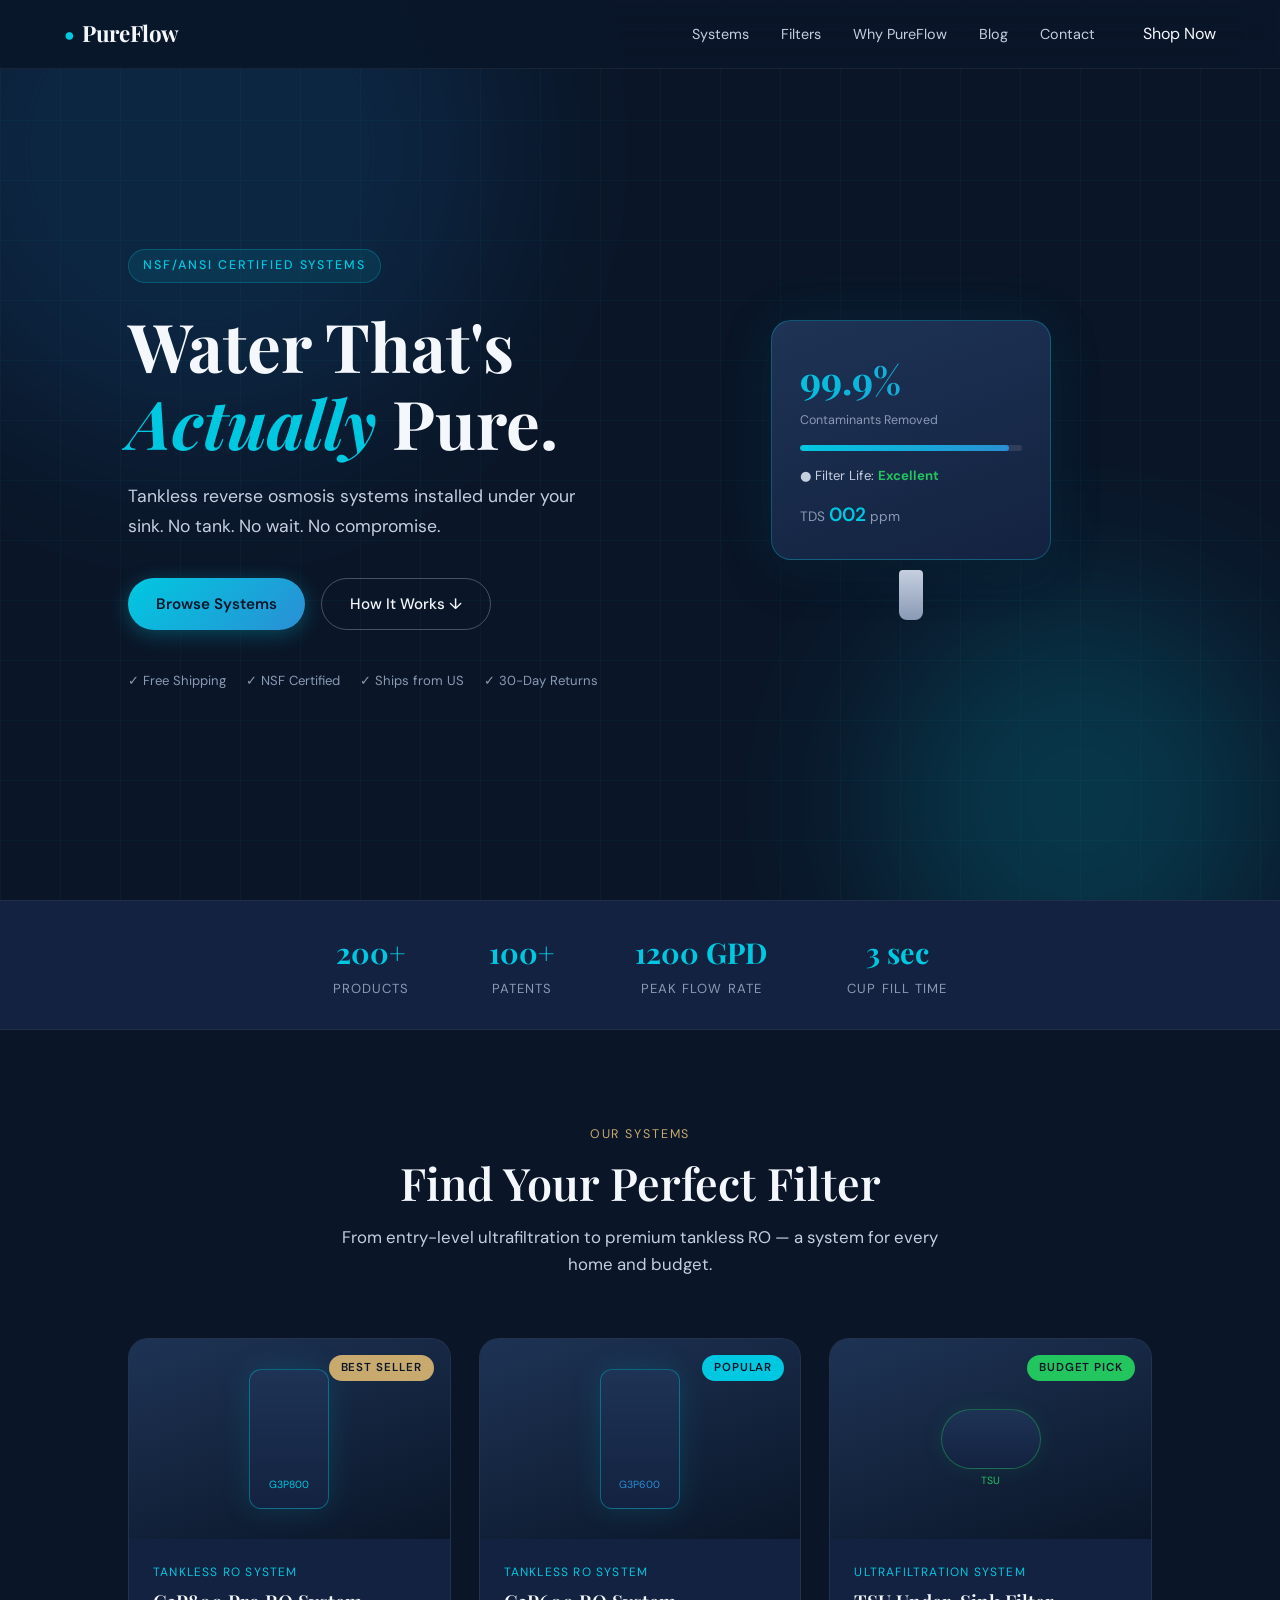
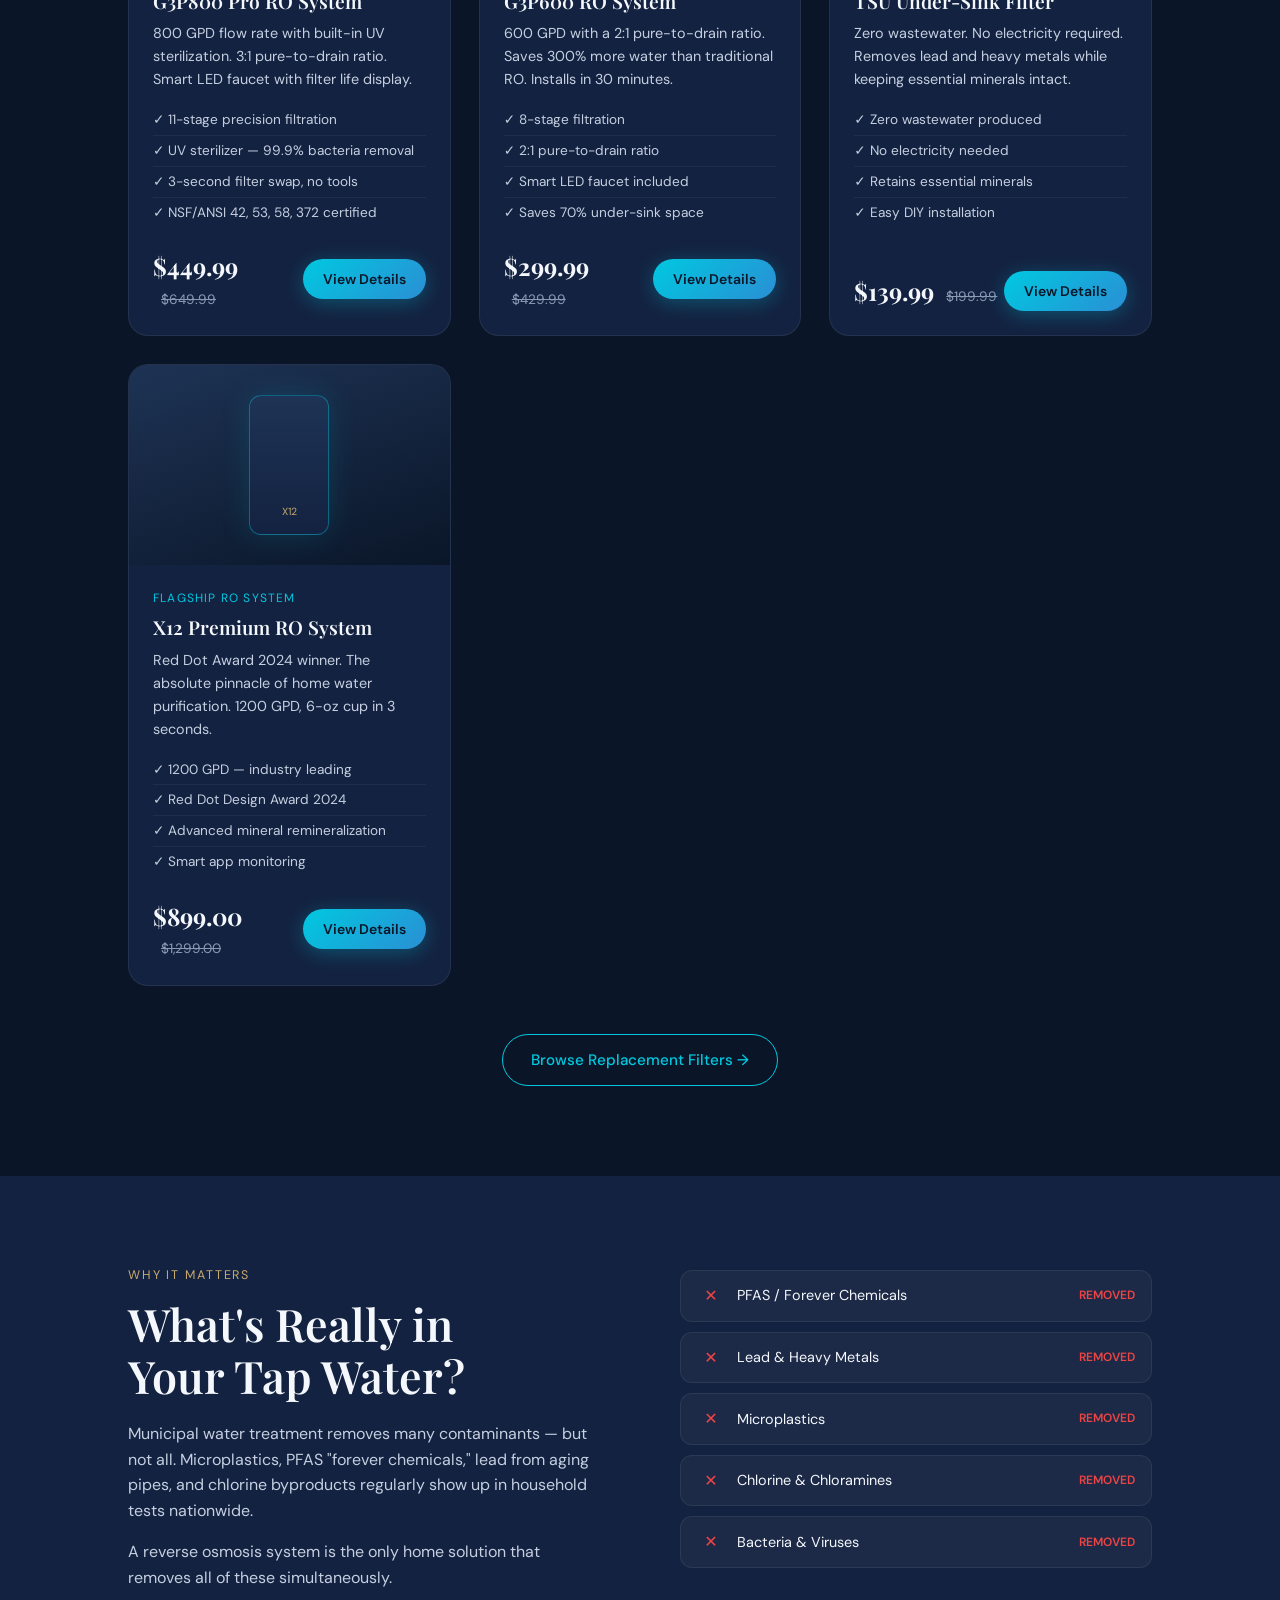
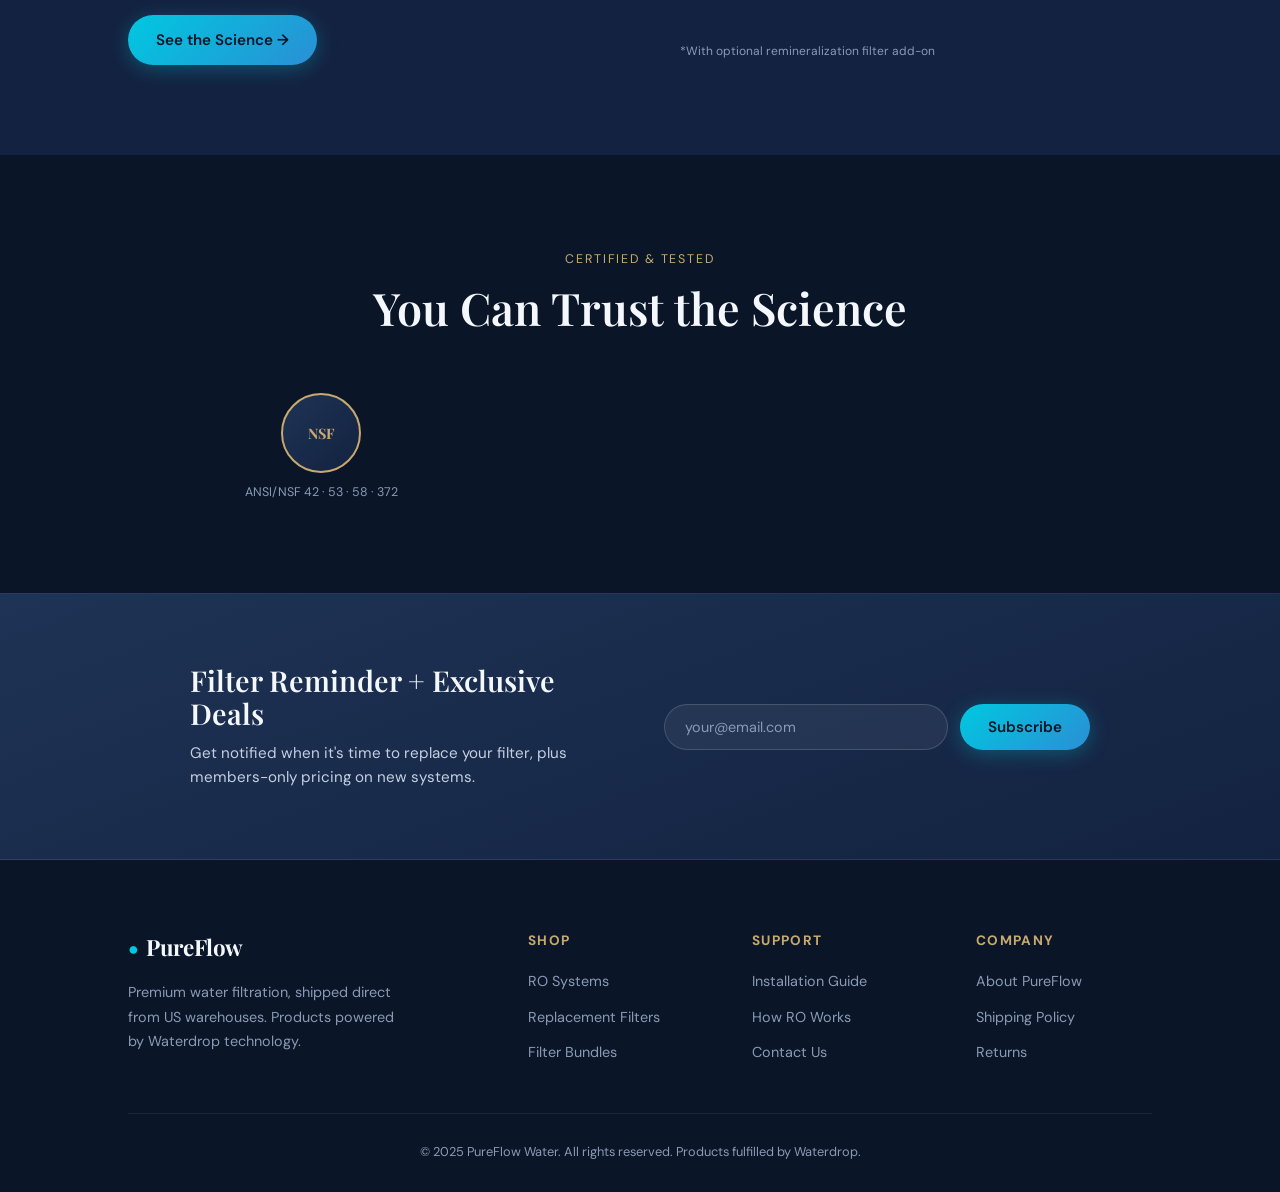
<file: index.html>
<!DOCTYPE html>
<html lang="en">
<head>
  <meta charset="UTF-8" />
  <meta name="viewport" content="width=device-width, initial-scale=1.0" />
  <title>PureFlow — Premium Water Filtration</title>
  <meta name="description" content="NSF-certified reverse osmosis and under-sink water filtration systems. Pure water, delivered direct to your door." />
  <link rel="preconnect" href="https://fonts.googleapis.com" />
  <link rel="preconnect" href="https://fonts.gstatic.com" crossorigin />
  <link href="https://fonts.googleapis.com/css2?family=Playfair+Display:wght@400;600;700&family=DM+Sans:wght@300;400;500&display=swap" rel="stylesheet" />
  <link rel="stylesheet" href="css/style.css" />
</head>
<body>

  <!-- NAV -->
  <nav class="nav" id="nav">
    <div class="nav-inner">
      <a href="index.html" class="logo">
        <span class="logo-drop">●</span> PureFlow
      </a>
      <ul class="nav-links">
        <li><a href="#products">Systems</a></li>
        <li><a href="pages/filters.html">Filters</a></li>
        <li><a href="pages/why.html">Why PureFlow</a></li>
        <li><a href="blog/index.html">Blog</a></li>
        <li><a href="pages/contact.html">Contact</a></li>
      </ul>
      <a href="#products" class="nav-cta">Shop Now</a>
      <button class="nav-toggle" id="navToggle" aria-label="Menu">&#9776;</button>
    </div>
  </nav>

  <!-- HERO -->
  <section class="hero">
    <div class="hero-bg">
      <div class="hero-orb hero-orb-1"></div>
      <div class="hero-orb hero-orb-2"></div>
      <div class="hero-grid"></div>
    </div>
    <div class="hero-content">
      <span class="hero-eyebrow">NSF/ANSI Certified Systems</span>
      <h1 class="hero-headline">Water That's<br /><em>Actually</em> Pure.</h1>
      <p class="hero-sub">Tankless reverse osmosis systems installed under your sink. No tank. No wait. No compromise.</p>
      <div class="hero-actions">
        <a href="#products" class="btn btn-primary">Browse Systems</a>
        <a href="pages/why.html" class="btn btn-ghost">How It Works ↓</a>
      </div>
      <div class="hero-trust">
        <span>✓ Free Shipping</span>
        <span>✓ NSF Certified</span>
        <span>✓ Ships from US</span>
        <span>✓ 30-Day Returns</span>
      </div>
    </div>
    <div class="hero-visual">
      <div class="hero-device">
        <div class="device-body">
          <div class="device-screen">
            <div class="screen-stat"><span class="stat-num">99.9%</span><span class="stat-label">Contaminants Removed</span></div>
            <div class="screen-bar"><div class="bar-fill"></div></div>
            <div class="screen-status">● Filter Life: <strong>Excellent</strong></div>
            <div class="screen-tds">TDS <span>002</span> ppm</div>
          </div>
        </div>
        <div class="device-faucet"></div>
        <div class="device-drop d1"></div>
        <div class="device-drop d2"></div>
        <div class="device-drop d3"></div>
      </div>
    </div>
  </section>

  <!-- STATS BAR -->
  <section class="stats-bar">
    <div class="stat-item"><strong>200+</strong><span>Products</span></div>
    <div class="stat-item"><strong>100+</strong><span>Patents</span></div>
    <div class="stat-item"><strong>1200 GPD</strong><span>Peak Flow Rate</span></div>
    <div class="stat-item"><strong>3 sec</strong><span>Cup Fill Time</span></div>
  </section>

  <!-- PRODUCTS -->
  <section class="products" id="products">
    <div class="section-header">
      <span class="section-eyebrow">Our Systems</span>
      <h2>Find Your Perfect Filter</h2>
      <p>From entry-level ultrafiltration to premium tankless RO — a system for every home and budget.</p>
    </div>
    <div class="products-grid">

      <!-- PRODUCT 1 -->
      <article class="product-card" data-tier="premium">
        <div class="card-badge">Best Seller</div>
        <div class="card-img">
          <div class="product-illustration ro-pro"></div>
        </div>
        <div class="card-body">
          <span class="card-category">Tankless RO System</span>
          <h3 class="card-title">G3P800 Pro RO System</h3>
          <p class="card-desc">800 GPD flow rate with built-in UV sterilization. 3:1 pure-to-drain ratio. Smart LED faucet with filter life display.</p>
          <ul class="card-features">
            <li>✓ 11-stage precision filtration</li>
            <li>✓ UV sterilizer — 99.9% bacteria removal</li>
            <li>✓ 3-second filter swap, no tools</li>
            <li>✓ NSF/ANSI 42, 53, 58, 372 certified</li>
          </ul>
          <div class="card-footer">
            <div class="card-price">
              <span class="price-current">$449.99</span>
              <span class="price-was">$649.99</span>
            </div>
            <a href="pages/product-g3p800.html" class="btn btn-primary btn-sm">View Details</a>
          </div>
        </div>
      </article>

      <!-- PRODUCT 2 -->
      <article class="product-card" data-tier="mid">
        <div class="card-badge badge-blue">Popular</div>
        <div class="card-img">
          <div class="product-illustration ro-mid"></div>
        </div>
        <div class="card-body">
          <span class="card-category">Tankless RO System</span>
          <h3 class="card-title">G3P600 RO System</h3>
          <p class="card-desc">600 GPD with a 2:1 pure-to-drain ratio. Saves 300% more water than traditional RO. Installs in 30 minutes.</p>
          <ul class="card-features">
            <li>✓ 8-stage filtration</li>
            <li>✓ 2:1 pure-to-drain ratio</li>
            <li>✓ Smart LED faucet included</li>
            <li>✓ Saves 70% under-sink space</li>
          </ul>
          <div class="card-footer">
            <div class="card-price">
              <span class="price-current">$299.99</span>
              <span class="price-was">$429.99</span>
            </div>
            <a href="pages/product-g3p600.html" class="btn btn-primary btn-sm">View Details</a>
          </div>
        </div>
      </article>

      <!-- PRODUCT 3 -->
      <article class="product-card" data-tier="entry">
        <div class="card-badge badge-green">Budget Pick</div>
        <div class="card-img">
          <div class="product-illustration ro-entry"></div>
        </div>
        <div class="card-body">
          <span class="card-category">Ultrafiltration System</span>
          <h3 class="card-title">TSU Under-Sink Filter</h3>
          <p class="card-desc">Zero wastewater. No electricity required. Removes lead and heavy metals while keeping essential minerals intact.</p>
          <ul class="card-features">
            <li>✓ Zero wastewater produced</li>
            <li>✓ No electricity needed</li>
            <li>✓ Retains essential minerals</li>
            <li>✓ Easy DIY installation</li>
          </ul>
          <div class="card-footer">
            <div class="card-price">
              <span class="price-current">$139.99</span>
              <span class="price-was">$199.99</span>
            </div>
            <a href="pages/product-tsu.html" class="btn btn-primary btn-sm">View Details</a>
          </div>
        </div>
      </article>

      <!-- PRODUCT 4 -->
      <article class="product-card" data-tier="premium">
        <div class="card-img">
          <div class="product-illustration ro-x12"></div>
        </div>
        <div class="card-body">
          <span class="card-category">Flagship RO System</span>
          <h3 class="card-title">X12 Premium RO System</h3>
          <p class="card-desc">Red Dot Award 2024 winner. The absolute pinnacle of home water purification. 1200 GPD, 6-oz cup in 3 seconds.</p>
          <ul class="card-features">
            <li>✓ 1200 GPD — industry leading</li>
            <li>✓ Red Dot Design Award 2024</li>
            <li>✓ Advanced mineral remineralization</li>
            <li>✓ Smart app monitoring</li>
          </ul>
          <div class="card-footer">
            <div class="card-price">
              <span class="price-current">$899.00</span>
              <span class="price-was">$1,299.00</span>
            </div>
            <a href="pages/product-x12.html" class="btn btn-primary btn-sm">View Details</a>
          </div>
        </div>
      </article>

    </div>
    <div class="products-footer">
      <a href="pages/filters.html" class="btn btn-outline">Browse Replacement Filters →</a>
    </div>
  </section>

  <!-- WHY SECTION -->
  <section class="why">
    <div class="why-inner">
      <div class="why-text">
        <span class="section-eyebrow">Why It Matters</span>
        <h2>What's Really in<br/>Your Tap Water?</h2>
        <p>Municipal water treatment removes many contaminants — but not all. Microplastics, PFAS "forever chemicals," lead from aging pipes, and chlorine byproducts regularly show up in household tests nationwide.</p>
        <p>A reverse osmosis system is the only home solution that removes all of these simultaneously.</p>
        <a href="pages/why.html" class="btn btn-primary">See the Science →</a>
      </div>
      <div class="why-visual">
        <div class="contaminant-list">
          <div class="contaminant removed">
            <span class="cont-icon">✕</span>
            <span class="cont-name">PFAS / Forever Chemicals</span>
            <span class="cont-status">Removed</span>
          </div>
          <div class="contaminant removed">
            <span class="cont-icon">✕</span>
            <span class="cont-name">Lead & Heavy Metals</span>
            <span class="cont-status">Removed</span>
          </div>
          <div class="contaminant removed">
            <span class="cont-icon">✕</span>
            <span class="cont-name">Microplastics</span>
            <span class="cont-status">Removed</span>
          </div>
          <div class="contaminant removed">
            <span class="cont-icon">✕</span>
            <span class="cont-name">Chlorine & Chloramines</span>
            <span class="cont-status">Removed</span>
          </div>
          <div class="contaminant removed">
            <span class="cont-icon">✕</span>
            <span class="cont-name">Bacteria & Viruses</span>
            <span class="cont-status">Removed</span>
          </div>
          <div class="contaminant kept">
            <span class="cont-icon">✓</span>
            <span class="cont-name">Essential Minerals*</span>
            <span class="cont-status kept-status">Retained</span>
          </div>
        </div>
        <p class="why-footnote">*With optional remineralization filter add-on</p>
      </div>
    </div>
  </section>

  <!-- TRUST / CERTS -->
  <section class="certs">
    <div class="section-header">
      <span class="section-eyebrow">Certified & Tested</span>
      <h2>You Can Trust the Science</h2>
    </div>
    <div class="certs-grid">
      <div class="cert-item"><div class="cert-badge">NSF</div><span>ANSI/NSF 42 · 53 · 58 · 372</span></div>
      <div class="cert-item"><div class="cert-badge">CSA</div><span>CSA Certified</span></div>
      <div class="cert-item"><div class="cert-badge">WQA</div><span>Water Quality Association</span></div>
      <div class="cert-item"><div class="cert-badge">UPC</div><span>Uniform Plumbing Code</span></div>
      <div class="cert-item"><div class="cert-badge">FCC</div><span>FCC Certified Electronics</span></div>
    </div>
  </section>

  <!-- NEWSLETTER -->
  <section class="newsletter">
    <div class="newsletter-inner">
      <div class="nl-text">
        <h2>Filter Reminder + Exclusive Deals</h2>
        <p>Get notified when it's time to replace your filter, plus members-only pricing on new systems.</p>
      </div>
      <form class="nl-form" id="nlForm">
        <input type="email" placeholder="your@email.com" required />
        <button type="submit" class="btn btn-primary">Subscribe</button>
      </form>
    </div>
  </section>

  <!-- FOOTER -->
  <footer class="footer">
    <div class="footer-inner">
      <div class="footer-brand">
        <span class="logo"><span class="logo-drop">●</span> PureFlow</span>
        <p>Premium water filtration, shipped direct from US warehouses. Products powered by Waterdrop technology.</p>
      </div>
      <div class="footer-links">
        <h4>Shop</h4>
        <ul>
          <li><a href="#products">RO Systems</a></li>
          <li><a href="pages/filters.html">Replacement Filters</a></li>
          <li><a href="pages/filters.html">Filter Bundles</a></li>
        </ul>
      </div>
      <div class="footer-links">
        <h4>Support</h4>
        <ul>
          <li><a href="pages/why.html">Installation Guide</a></li>
          <li><a href="pages/why.html">How RO Works</a></li>
          <li><a href="pages/contact.html">Contact Us</a></li>
        </ul>
      </div>
      <div class="footer-links">
        <h4>Company</h4>
        <ul>
          <li><a href="pages/why.html">About PureFlow</a></li>
          <li><a href="pages/contact.html">Shipping Policy</a></li>
          <li><a href="pages/contact.html">Returns</a></li>
        </ul>
      </div>
    </div>
    <div class="footer-bottom">
      <p>© 2025 PureFlow Water. All rights reserved. Products fulfilled by Waterdrop.</p>
    </div>
  </footer>

  <script src="js/main.js"></script>
</body>
</html>
</file>
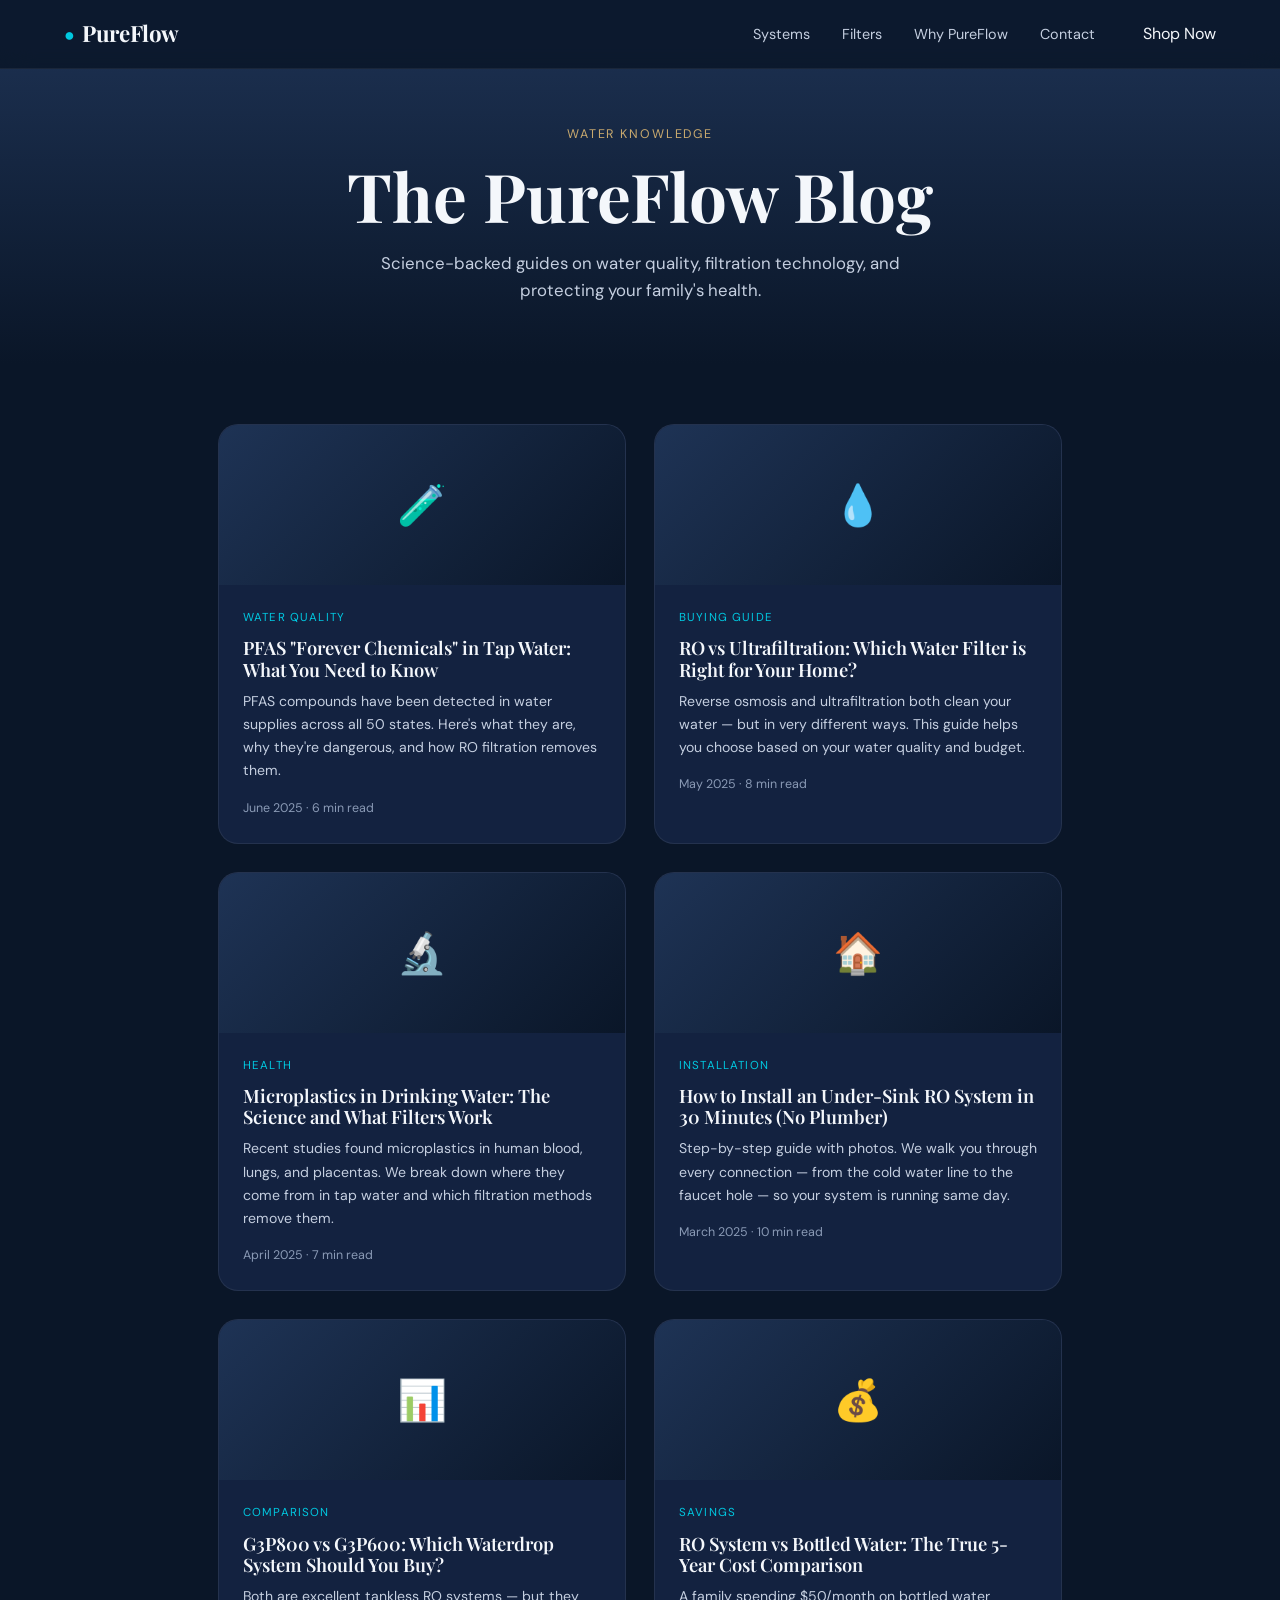
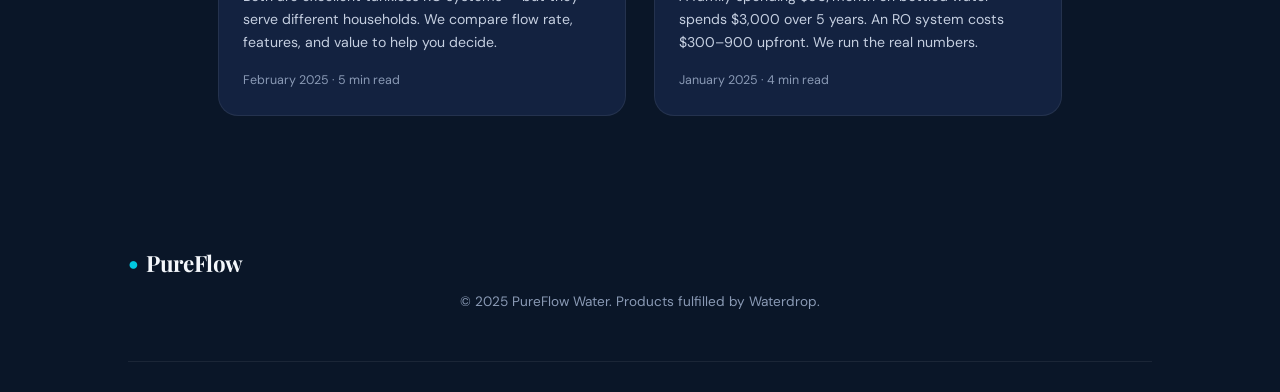
<file: blog/index.html>
<!DOCTYPE html>
<html lang="en">
<head>
  <meta charset="UTF-8" />
  <meta name="viewport" content="width=device-width, initial-scale=1.0" />
  <title>Water Quality Blog — PureFlow</title>
  <meta name="description" content="Expert guides on water quality, reverse osmosis systems, PFAS contamination, and choosing the right water filter for your home." />
  <link rel="preconnect" href="https://fonts.googleapis.com" />
  <link href="https://fonts.googleapis.com/css2?family=Playfair+Display:wght@400;600;700&family=DM+Sans:wght@300;400;500&display=swap" rel="stylesheet" />
  <link rel="stylesheet" href="../css/style.css" />
  <style>
    .blog-grid { display:grid; grid-template-columns:repeat(auto-fill,minmax(320px,1fr)); gap:28px; max-width:1100px; margin:0 auto; padding:60px 10%; }
    .blog-card { background:var(--navy-mid); border:1px solid rgba(255,255,255,0.07); border-radius:var(--radius-lg); overflow:hidden; transition:var(--transition); }
    .blog-card:hover { transform:translateY(-4px); border-color:rgba(0,200,224,0.25); }
    .blog-card-img { height:160px; background:linear-gradient(135deg,var(--navy-light),var(--navy)); display:flex; align-items:center; justify-content:center; font-size:2.5rem; }
    .blog-card-body { padding:24px; }
    .blog-tag { font-size:0.72rem; text-transform:uppercase; letter-spacing:0.1em; color:var(--cyan); margin-bottom:10px; display:block; }
    .blog-card h3 { margin-bottom:10px; font-size:1.15rem; }
    .blog-card p { color:var(--gray-light); font-size:0.88rem; line-height:1.65; margin-bottom:16px; }
    .blog-meta { font-size:0.78rem; color:var(--gray); }
  </style>
</head>
<body>
  <nav class="nav" id="nav">
    <div class="nav-inner">
      <a href="../index.html" class="logo"><span class="logo-drop">●</span> PureFlow</a>
      <ul class="nav-links">
        <li><a href="../index.html#products">Systems</a></li>
        <li><a href="../pages/filters.html">Filters</a></li>
        <li><a href="../pages/why.html">Why PureFlow</a></li>
        <li><a href="../pages/contact.html">Contact</a></li>
      </ul>
      <a href="../index.html#products" class="nav-cta">Shop Now</a>
      <button class="nav-toggle" id="navToggle">&#9776;</button>
    </div>
  </nav>

  <div class="page-hero">
    <span class="section-eyebrow">Water Knowledge</span>
    <h1>The PureFlow Blog</h1>
    <p>Science-backed guides on water quality, filtration technology, and protecting your family's health.</p>
  </div>

  <div class="blog-grid">
    <article class="blog-card">
      <div class="blog-card-img">🧪</div>
      <div class="blog-card-body">
        <span class="blog-tag">Water Quality</span>
        <h3><a href="pfas-forever-chemicals.html" style="color:inherit;">PFAS "Forever Chemicals" in Tap Water: What You Need to Know</a></h3>
        <p>PFAS compounds have been detected in water supplies across all 50 states. Here's what they are, why they're dangerous, and how RO filtration removes them.</p>
        <div class="blog-meta">June 2025 · 6 min read</div>
      </div>
    </article>
    <article class="blog-card">
      <div class="blog-card-img">💧</div>
      <div class="blog-card-body">
        <span class="blog-tag">Buying Guide</span>
        <h3><a href="ro-vs-uf-which-filter.html" style="color:inherit;">RO vs Ultrafiltration: Which Water Filter is Right for Your Home?</a></h3>
        <p>Reverse osmosis and ultrafiltration both clean your water — but in very different ways. This guide helps you choose based on your water quality and budget.</p>
        <div class="blog-meta">May 2025 · 8 min read</div>
      </div>
    </article>
    <article class="blog-card">
      <div class="blog-card-img">🔬</div>
      <div class="blog-card-body">
        <span class="blog-tag">Health</span>
        <h3><a href="microplastics-drinking-water.html" style="color:inherit;">Microplastics in Drinking Water: The Science and What Filters Work</a></h3>
        <p>Recent studies found microplastics in human blood, lungs, and placentas. We break down where they come from in tap water and which filtration methods remove them.</p>
        <div class="blog-meta">April 2025 · 7 min read</div>
      </div>
    </article>
    <article class="blog-card">
      <div class="blog-card-img">🏠</div>
      <div class="blog-card-body">
        <span class="blog-tag">Installation</span>
        <h3><a href="install-under-sink-ro.html" style="color:inherit;">How to Install an Under-Sink RO System in 30 Minutes (No Plumber)</a></h3>
        <p>Step-by-step guide with photos. We walk you through every connection — from the cold water line to the faucet hole — so your system is running same day.</p>
        <div class="blog-meta">March 2025 · 10 min read</div>
      </div>
    </article>
    <article class="blog-card">
      <div class="blog-card-img">📊</div>
      <div class="blog-card-body">
        <span class="blog-tag">Comparison</span>
        <h3><a href="g3p800-vs-g3p600.html" style="color:inherit;">G3P800 vs G3P600: Which Waterdrop System Should You Buy?</a></h3>
        <p>Both are excellent tankless RO systems — but they serve different households. We compare flow rate, features, and value to help you decide.</p>
        <div class="blog-meta">February 2025 · 5 min read</div>
      </div>
    </article>
    <article class="blog-card">
      <div class="blog-card-img">💰</div>
      <div class="blog-card-body">
        <span class="blog-tag">Savings</span>
        <h3><a href="ro-vs-bottled-water-cost.html" style="color:inherit;">RO System vs Bottled Water: The True 5-Year Cost Comparison</a></h3>
        <p>A family spending $50/month on bottled water spends $3,000 over 5 years. An RO system costs $300–900 upfront. We run the real numbers.</p>
        <div class="blog-meta">January 2025 · 4 min read</div>
      </div>
    </article>
  </div>

  <footer class="footer">
    <div class="footer-inner" style="grid-template-columns:1fr;">
      <div style="text-align:center;">
        <span class="logo"><span class="logo-drop">●</span> PureFlow</span>
        <p style="color:var(--gray);font-size:0.85rem;margin-top:10px;">© 2025 PureFlow Water. Products fulfilled by Waterdrop.</p>
      </div>
    </div>
  </footer>
  <script src="../js/main.js"></script>
</body>
</html>
</file>
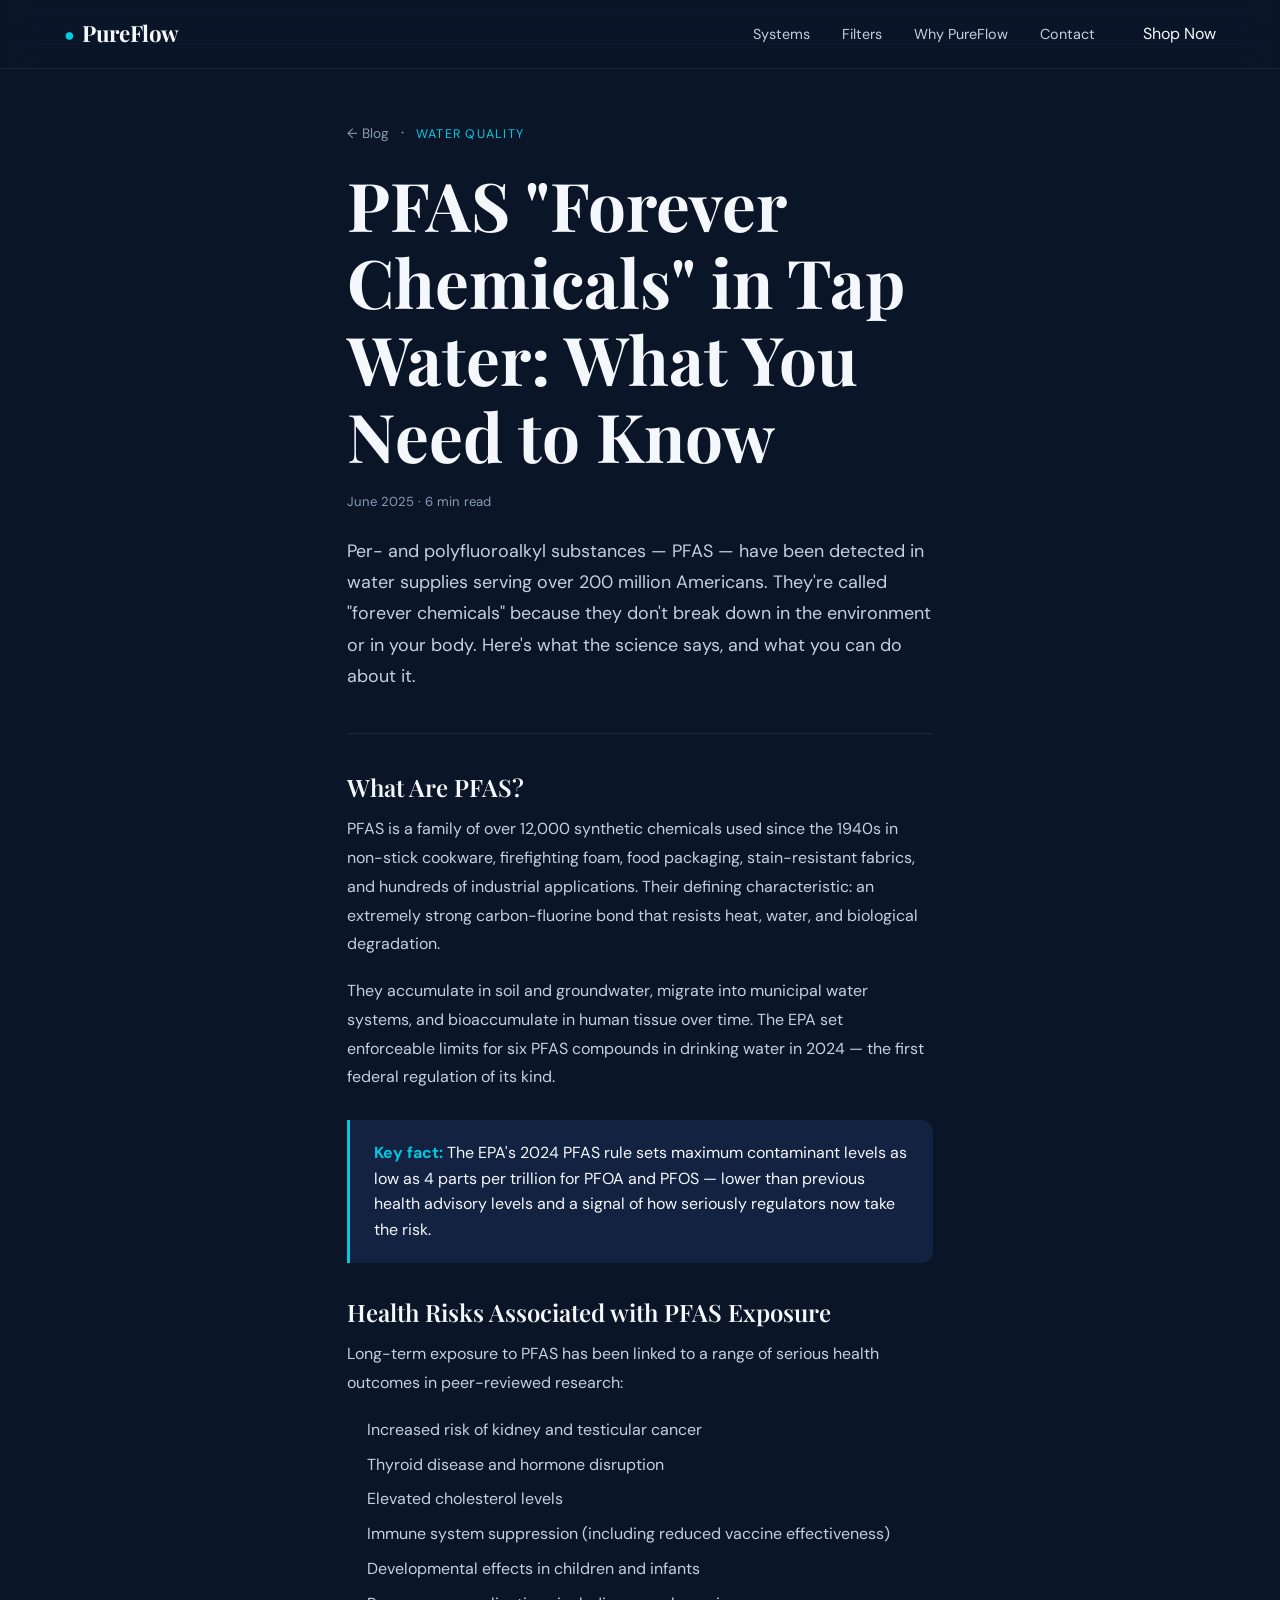
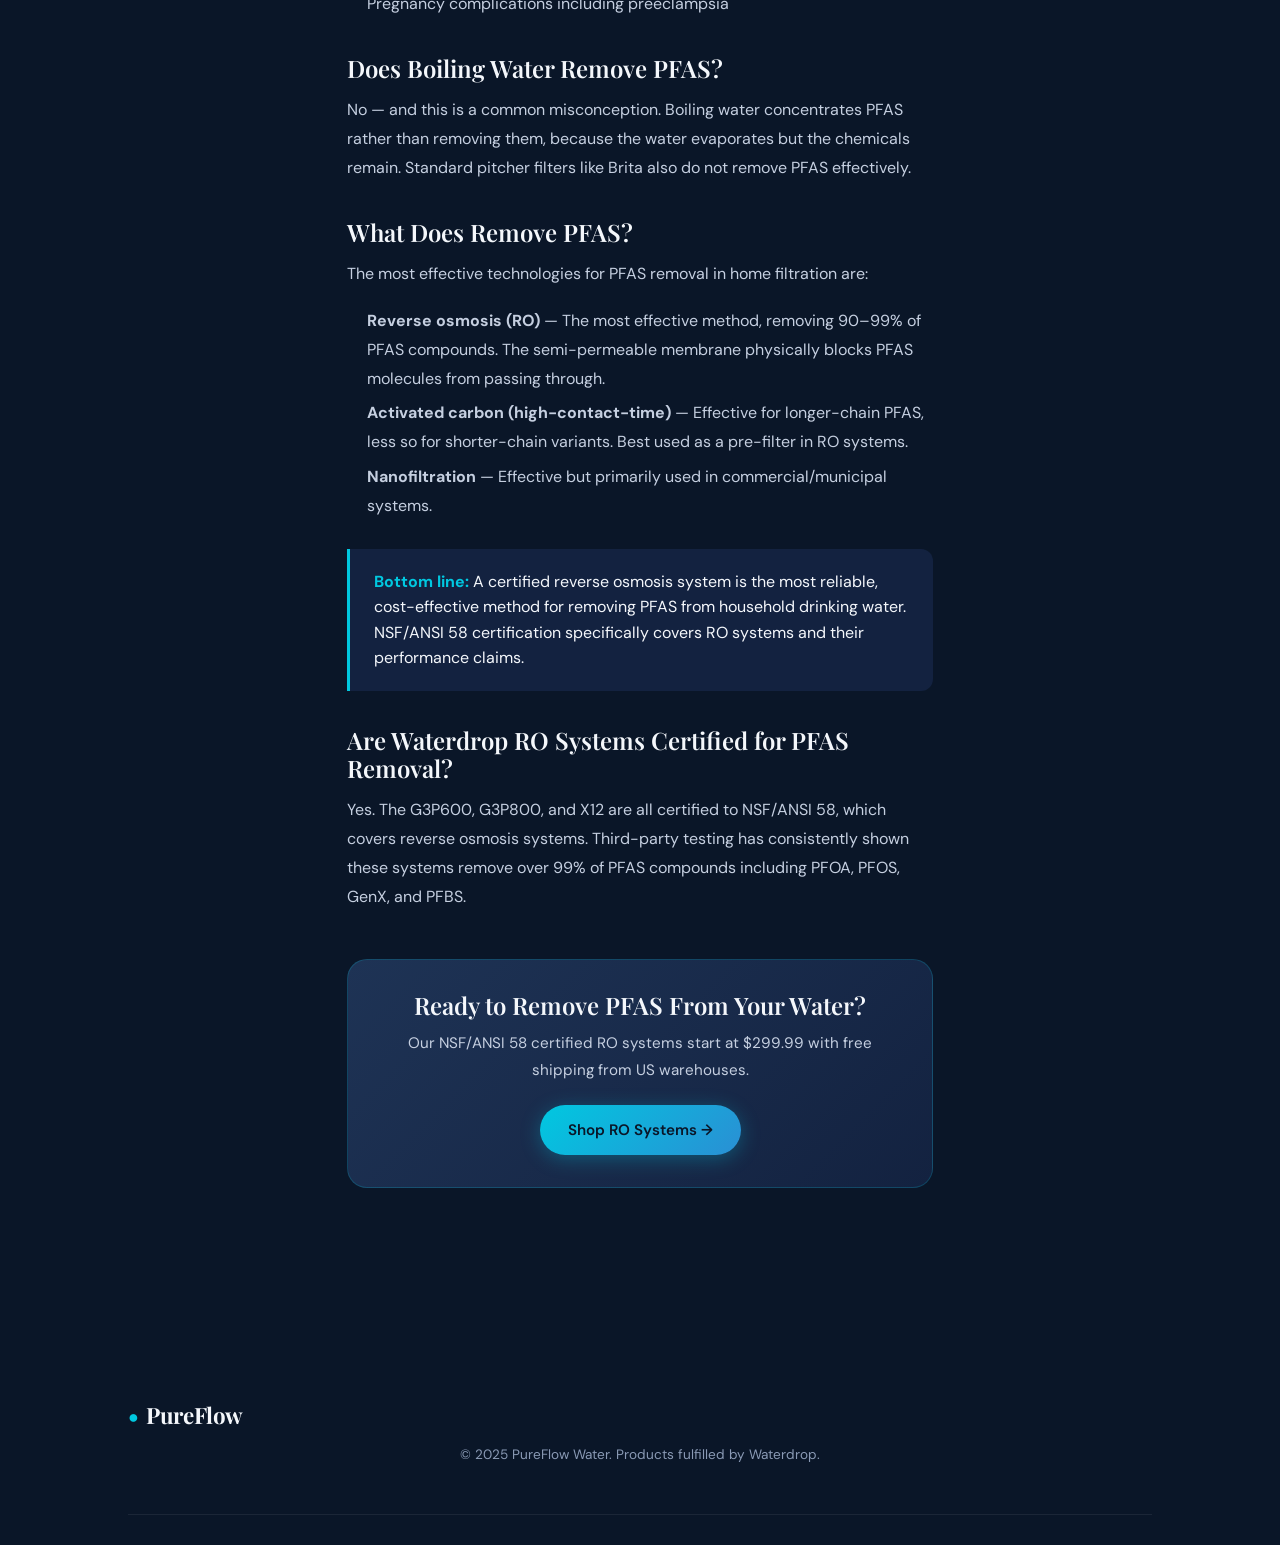
<file: blog/pfas-forever-chemicals.html>
<!DOCTYPE html>
<html lang="en">
<head>
  <meta charset="UTF-8" />
  <meta name="viewport" content="width=device-width, initial-scale=1.0" />
  <title>PFAS Forever Chemicals in Tap Water — PureFlow</title>
  <meta name="description" content="PFAS chemicals have been found in water supplies across all 50 US states. Learn what they are, health risks, and how reverse osmosis removes them." />
  <link rel="preconnect" href="https://fonts.googleapis.com" />
  <link href="https://fonts.googleapis.com/css2?family=Playfair+Display:wght@400;600;700&family=DM+Sans:wght@300;400;500&display=swap" rel="stylesheet" />
  <link rel="stylesheet" href="../css/style.css" />
  <style>
    .blog-post { max-width:740px; margin:0 auto; padding:120px 6% 80px; }
    .blog-post h1 { margin-bottom:16px; }
    .blog-post .lead { font-size:1.12rem; color:var(--gray-light); line-height:1.75; margin-bottom:40px; padding-bottom:40px; border-bottom:1px solid rgba(255,255,255,0.08); }
    .blog-post h2 { margin:36px 0 14px; font-size:1.5rem; }
    .blog-post p { color:var(--gray-light); line-height:1.8; margin-bottom:18px; }
    .blog-post ul { margin:0 0 18px 20px; }
    .blog-post ul li { color:var(--gray-light); line-height:1.8; margin-bottom:6px; }
    .callout { background:var(--navy-mid); border-left:3px solid var(--cyan); border-radius:0 12px 12px 0; padding:20px 24px; margin:28px 0; }
    .callout strong { color:var(--cyan); }
    .blog-cta { background:linear-gradient(135deg,var(--navy-light),var(--navy-mid)); border:1px solid rgba(0,200,224,0.2); border-radius:var(--radius-lg); padding:32px; margin-top:48px; text-align:center; }
  </style>
</head>
<body>
  <nav class="nav" id="nav">
    <div class="nav-inner">
      <a href="../index.html" class="logo"><span class="logo-drop">●</span> PureFlow</a>
      <ul class="nav-links">
        <li><a href="../index.html#products">Systems</a></li>
        <li><a href="../pages/filters.html">Filters</a></li>
        <li><a href="../pages/why.html">Why PureFlow</a></li>
        <li><a href="../pages/contact.html">Contact</a></li>
      </ul>
      <a href="../index.html#products" class="nav-cta">Shop Now</a>
      <button class="nav-toggle" id="navToggle">&#9776;</button>
    </div>
  </nav>

  <article class="blog-post">
    <div style="margin-bottom:20px;">
      <a href="index.html" style="color:var(--gray);font-size:0.85rem;">← Blog</a>
      <span style="color:var(--gray);margin:0 8px;">·</span>
      <span style="color:var(--cyan);font-size:0.78rem;text-transform:uppercase;letter-spacing:0.1em;">Water Quality</span>
    </div>
    <h1>PFAS "Forever Chemicals" in Tap Water: What You Need to Know</h1>
    <div style="font-size:0.82rem;color:var(--gray);margin-bottom:24px;">June 2025 · 6 min read</div>

    <p class="lead">Per- and polyfluoroalkyl substances — PFAS — have been detected in water supplies serving over 200 million Americans. They're called "forever chemicals" because they don't break down in the environment or in your body. Here's what the science says, and what you can do about it.</p>

    <h2>What Are PFAS?</h2>
    <p>PFAS is a family of over 12,000 synthetic chemicals used since the 1940s in non-stick cookware, firefighting foam, food packaging, stain-resistant fabrics, and hundreds of industrial applications. Their defining characteristic: an extremely strong carbon-fluorine bond that resists heat, water, and biological degradation.</p>
    <p>They accumulate in soil and groundwater, migrate into municipal water systems, and bioaccumulate in human tissue over time. The EPA set enforceable limits for six PFAS compounds in drinking water in 2024 — the first federal regulation of its kind.</p>

    <div class="callout">
      <strong>Key fact:</strong> The EPA's 2024 PFAS rule sets maximum contaminant levels as low as 4 parts per trillion for PFOA and PFOS — lower than previous health advisory levels and a signal of how seriously regulators now take the risk.
    </div>

    <h2>Health Risks Associated with PFAS Exposure</h2>
    <p>Long-term exposure to PFAS has been linked to a range of serious health outcomes in peer-reviewed research:</p>
    <ul>
      <li>Increased risk of kidney and testicular cancer</li>
      <li>Thyroid disease and hormone disruption</li>
      <li>Elevated cholesterol levels</li>
      <li>Immune system suppression (including reduced vaccine effectiveness)</li>
      <li>Developmental effects in children and infants</li>
      <li>Pregnancy complications including preeclampsia</li>
    </ul>

    <h2>Does Boiling Water Remove PFAS?</h2>
    <p>No — and this is a common misconception. Boiling water concentrates PFAS rather than removing them, because the water evaporates but the chemicals remain. Standard pitcher filters like Brita also do not remove PFAS effectively.</p>

    <h2>What Does Remove PFAS?</h2>
    <p>The most effective technologies for PFAS removal in home filtration are:</p>
    <ul>
      <li><strong>Reverse osmosis (RO)</strong> — The most effective method, removing 90–99% of PFAS compounds. The semi-permeable membrane physically blocks PFAS molecules from passing through.</li>
      <li><strong>Activated carbon (high-contact-time)</strong> — Effective for longer-chain PFAS, less so for shorter-chain variants. Best used as a pre-filter in RO systems.</li>
      <li><strong>Nanofiltration</strong> — Effective but primarily used in commercial/municipal systems.</li>
    </ul>

    <div class="callout">
      <strong>Bottom line:</strong> A certified reverse osmosis system is the most reliable, cost-effective method for removing PFAS from household drinking water. NSF/ANSI 58 certification specifically covers RO systems and their performance claims.
    </div>

    <h2>Are Waterdrop RO Systems Certified for PFAS Removal?</h2>
    <p>Yes. The G3P600, G3P800, and X12 are all certified to NSF/ANSI 58, which covers reverse osmosis systems. Third-party testing has consistently shown these systems remove over 99% of PFAS compounds including PFOA, PFOS, GenX, and PFBS.</p>

    <div class="blog-cta">
      <h3 style="margin-bottom:10px;">Ready to Remove PFAS From Your Water?</h3>
      <p style="color:var(--gray-light);margin-bottom:20px;font-size:0.95rem;">Our NSF/ANSI 58 certified RO systems start at $299.99 with free shipping from US warehouses.</p>
      <a href="../index.html#products" class="btn btn-primary">Shop RO Systems →</a>
    </div>
  </article>

  <footer class="footer" style="margin-top:60px;">
    <div class="footer-inner" style="grid-template-columns:1fr;">
      <div style="text-align:center;">
        <span class="logo"><span class="logo-drop">●</span> PureFlow</span>
        <p style="color:var(--gray);font-size:0.85rem;margin-top:10px;">© 2025 PureFlow Water. Products fulfilled by Waterdrop.</p>
      </div>
    </div>
  </footer>
  <script src="../js/main.js"></script>
</body>
</html>
</file>
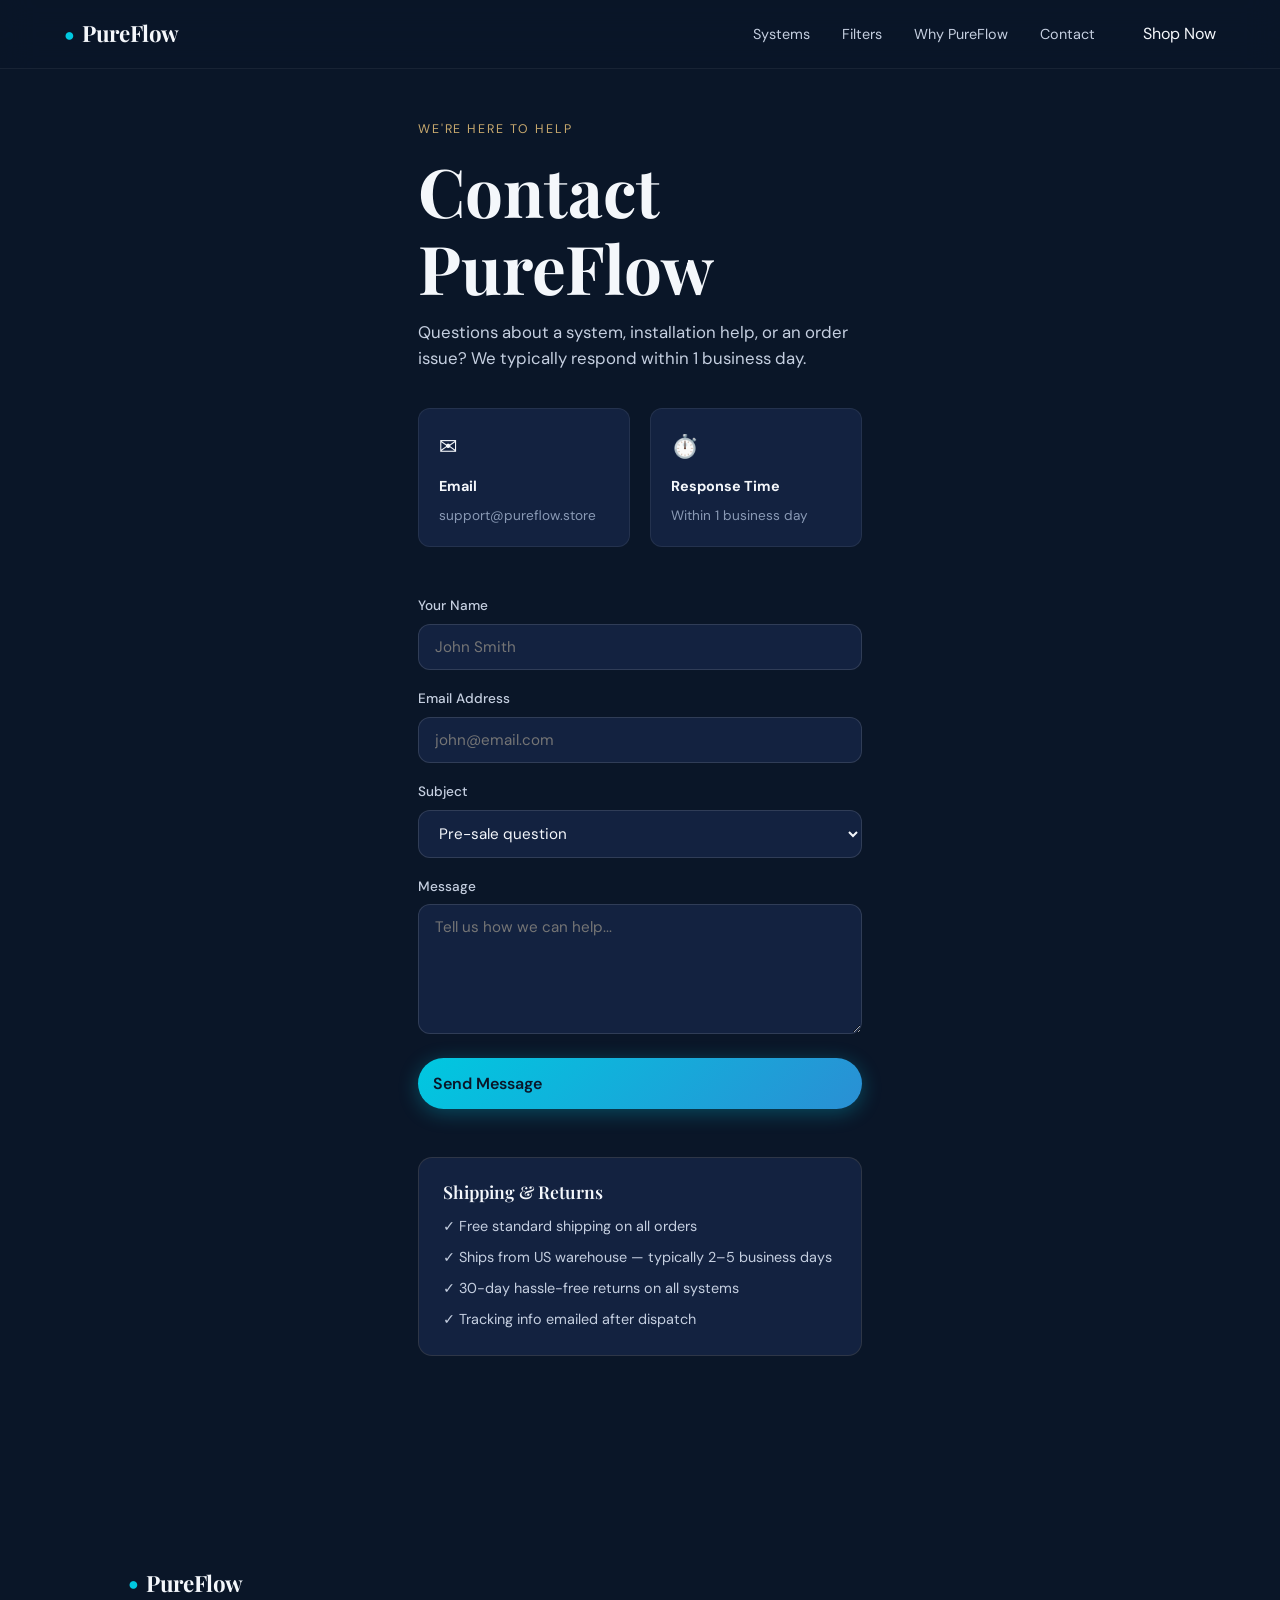
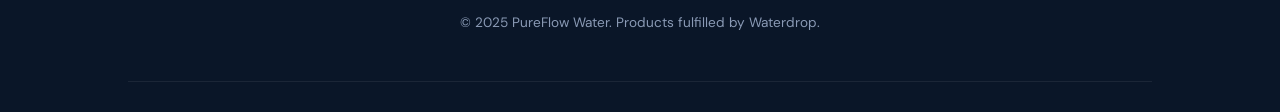
<file: pages/contact.html>
<!DOCTYPE html>
<html lang="en">
<head>
  <meta charset="UTF-8" />
  <meta name="viewport" content="width=device-width, initial-scale=1.0" />
  <title>Contact — PureFlow</title>
  <link rel="preconnect" href="https://fonts.googleapis.com" />
  <link href="https://fonts.googleapis.com/css2?family=Playfair+Display:wght@400;600;700&family=DM+Sans:wght@300;400;500&display=swap" rel="stylesheet" />
  <link rel="stylesheet" href="../css/style.css" />
</head>
<body>

  <nav class="nav" id="nav">
    <div class="nav-inner">
      <a href="../index.html" class="logo"><span class="logo-drop">●</span> PureFlow</a>
      <ul class="nav-links">
        <li><a href="../index.html#products">Systems</a></li>
        <li><a href="filters.html">Filters</a></li>
        <li><a href="why.html">Why PureFlow</a></li>
        <li><a href="contact.html">Contact</a></li>
      </ul>
      <a href="../index.html#products" class="nav-cta">Shop Now</a>
      <button class="nav-toggle" id="navToggle">&#9776;</button>
    </div>
  </nav>

  <div class="contact-page">
    <span class="section-eyebrow" style="display:block;margin-bottom:12px;">We're Here to Help</span>
    <h1>Contact PureFlow</h1>
    <p style="color:var(--gray-light);margin-top:12px;font-size:1.05rem;">Questions about a system, installation help, or an order issue? We typically respond within 1 business day.</p>

    <div style="display:grid;grid-template-columns:1fr 1fr;gap:20px;margin:36px 0 48px;">
      <div style="padding:20px;background:var(--navy-mid);border-radius:12px;border:1px solid rgba(255,255,255,0.07);">
        <div style="font-size:1.4rem;margin-bottom:8px;">✉️</div>
        <strong style="font-size:0.9rem;">Email</strong>
        <p style="color:var(--gray);font-size:0.85rem;margin-top:6px;">support@pureflow.store</p>
      </div>
      <div style="padding:20px;background:var(--navy-mid);border-radius:12px;border:1px solid rgba(255,255,255,0.07);">
        <div style="font-size:1.4rem;margin-bottom:8px;">⏱️</div>
        <strong style="font-size:0.9rem;">Response Time</strong>
        <p style="color:var(--gray);font-size:0.85rem;margin-top:6px;">Within 1 business day</p>
      </div>
    </div>

    <div id="formSuccess" class="alert alert-success">✓ Message sent! We'll get back to you within 1 business day.</div>

    <form class="contact-form" id="contactForm">
      <div class="form-group">
        <label>Your Name</label>
        <input type="text" placeholder="John Smith" required />
      </div>
      <div class="form-group">
        <label>Email Address</label>
        <input type="email" placeholder="john@email.com" required />
      </div>
      <div class="form-group">
        <label>Subject</label>
        <select>
          <option>Pre-sale question</option>
          <option>Order status</option>
          <option>Installation help</option>
          <option>Return / exchange</option>
          <option>Filter compatibility</option>
          <option>Other</option>
        </select>
      </div>
      <div class="form-group">
        <label>Message</label>
        <textarea placeholder="Tell us how we can help..."></textarea>
      </div>
      <button type="submit" class="btn btn-primary form-submit">Send Message</button>
    </form>

    <div style="margin-top:48px;padding:24px;background:var(--navy-mid);border-radius:14px;border:1px solid rgba(200,169,110,0.15);">
      <h3 style="margin-bottom:12px;font-size:1.1rem;">Shipping & Returns</h3>
      <ul style="display:flex;flex-direction:column;gap:8px;font-size:0.9rem;color:var(--gray-light);">
        <li>✓ Free standard shipping on all orders</li>
        <li>✓ Ships from US warehouse — typically 2–5 business days</li>
        <li>✓ 30-day hassle-free returns on all systems</li>
        <li>✓ Tracking info emailed after dispatch</li>
      </ul>
    </div>
  </div>

  <footer class="footer" style="margin-top:60px;">
    <div class="footer-inner" style="grid-template-columns:1fr;">
      <div style="text-align:center;">
        <span class="logo"><span class="logo-drop">●</span> PureFlow</span>
        <p style="color:var(--gray);font-size:0.85rem;margin-top:10px;">© 2025 PureFlow Water. Products fulfilled by Waterdrop.</p>
      </div>
    </div>
  </footer>

  <script src="../js/main.js"></script>
</body>
</html>
</file>
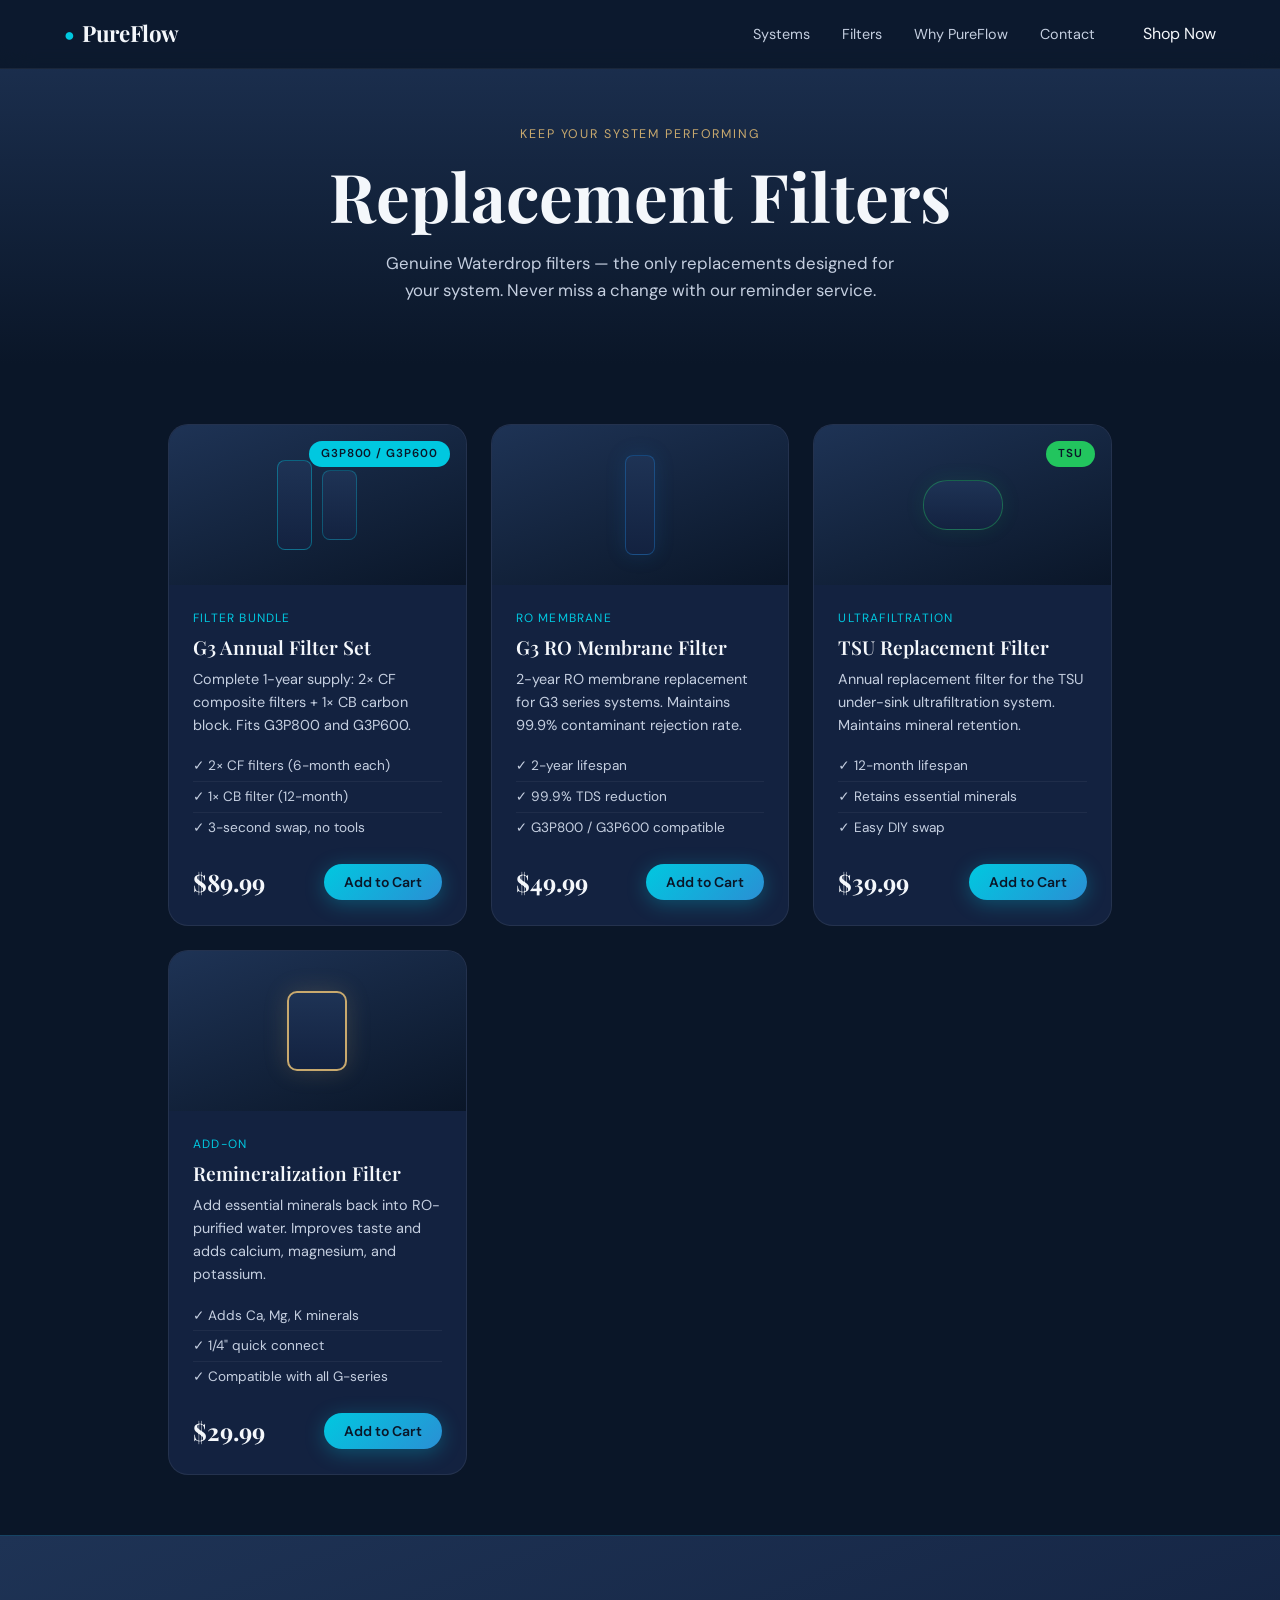
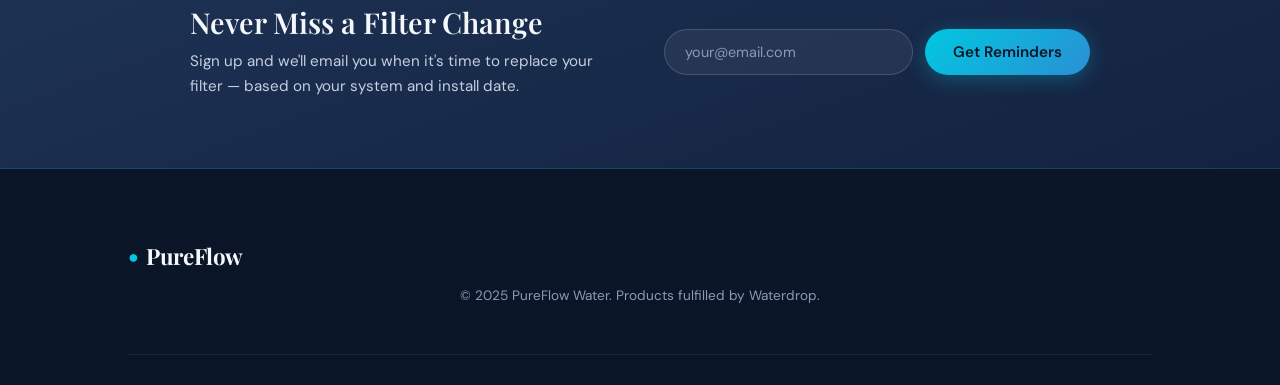
<file: pages/filters.html>
<!DOCTYPE html>
<html lang="en">
<head>
  <meta charset="UTF-8" />
  <meta name="viewport" content="width=device-width, initial-scale=1.0" />
  <title>Replacement Filters — PureFlow</title>
  <meta name="description" content="Genuine Waterdrop replacement filters for G3P800, G3P600, TSU, and X12 systems. Free shipping." />
  <link rel="preconnect" href="https://fonts.googleapis.com" />
  <link href="https://fonts.googleapis.com/css2?family=Playfair+Display:wght@400;600;700&family=DM+Sans:wght@300;400;500&display=swap" rel="stylesheet" />
  <link rel="stylesheet" href="../css/style.css" />
</head>
<body>

  <nav class="nav" id="nav">
    <div class="nav-inner">
      <a href="../index.html" class="logo"><span class="logo-drop">●</span> PureFlow</a>
      <ul class="nav-links">
        <li><a href="../index.html#products">Systems</a></li>
        <li><a href="filters.html">Filters</a></li>
        <li><a href="why.html">Why PureFlow</a></li>
        <li><a href="contact.html">Contact</a></li>
      </ul>
      <a href="../index.html#products" class="nav-cta">Shop Now</a>
      <button class="nav-toggle" id="navToggle">&#9776;</button>
    </div>
  </nav>

  <div class="page-hero">
    <span class="section-eyebrow">Keep Your System Performing</span>
    <h1>Replacement Filters</h1>
    <p>Genuine Waterdrop filters — the only replacements designed for your system. Never miss a change with our reminder service.</p>
  </div>

  <div class="filters-grid">

    <article class="product-card">
      <div class="card-badge" style="background:var(--cyan);">G3P800 / G3P600</div>
      <div class="card-img" style="height:160px;">
        <div style="display:flex;gap:10px;">
          <div style="width:35px;height:90px;background:linear-gradient(180deg,var(--navy-light),var(--navy-mid));border:1px solid rgba(0,200,224,0.4);border-radius:8px;"></div>
          <div style="width:35px;height:70px;background:linear-gradient(180deg,var(--navy-light),var(--navy-mid));border:1px solid rgba(0,200,224,0.3);border-radius:8px;align-self:center;"></div>
        </div>
      </div>
      <div class="card-body">
        <span class="card-category">Filter Bundle</span>
        <h3 class="card-title">G3 Annual Filter Set</h3>
        <p class="card-desc">Complete 1-year supply: 2× CF composite filters + 1× CB carbon block. Fits G3P800 and G3P600.</p>
        <ul class="card-features">
          <li>✓ 2× CF filters (6-month each)</li>
          <li>✓ 1× CB filter (12-month)</li>
          <li>✓ 3-second swap, no tools</li>
        </ul>
        <div class="card-footer">
          <div class="card-price"><span class="price-current">$89.99</span></div>
          <button class="btn btn-primary btn-sm" onclick="alert('Stripe checkout — Step 2!')">Add to Cart</button>
        </div>
      </div>
    </article>

    <article class="product-card">
      <div class="card-img" style="height:160px;">
        <div style="width:30px;height:100px;background:linear-gradient(180deg,var(--navy-light),var(--navy-mid));border:1px solid rgba(26,109,181,0.5);border-radius:8px;box-shadow:0 0 20px rgba(26,109,181,0.2);"></div>
      </div>
      <div class="card-body">
        <span class="card-category">RO Membrane</span>
        <h3 class="card-title">G3 RO Membrane Filter</h3>
        <p class="card-desc">2-year RO membrane replacement for G3 series systems. Maintains 99.9% contaminant rejection rate.</p>
        <ul class="card-features">
          <li>✓ 2-year lifespan</li>
          <li>✓ 99.9% TDS reduction</li>
          <li>✓ G3P800 / G3P600 compatible</li>
        </ul>
        <div class="card-footer">
          <div class="card-price"><span class="price-current">$49.99</span></div>
          <button class="btn btn-primary btn-sm" onclick="alert('Stripe checkout — Step 2!')">Add to Cart</button>
        </div>
      </div>
    </article>

    <article class="product-card">
      <div class="card-badge badge-green">TSU</div>
      <div class="card-img" style="height:160px;">
        <div style="width:80px;height:50px;background:linear-gradient(180deg,var(--navy-light),var(--navy-mid));border:1px solid rgba(34,197,94,0.4);border-radius:24px;box-shadow:0 0 20px rgba(34,197,94,0.1);"></div>
      </div>
      <div class="card-body">
        <span class="card-category">Ultrafiltration</span>
        <h3 class="card-title">TSU Replacement Filter</h3>
        <p class="card-desc">Annual replacement filter for the TSU under-sink ultrafiltration system. Maintains mineral retention.</p>
        <ul class="card-features">
          <li>✓ 12-month lifespan</li>
          <li>✓ Retains essential minerals</li>
          <li>✓ Easy DIY swap</li>
        </ul>
        <div class="card-footer">
          <div class="card-price"><span class="price-current">$39.99</span></div>
          <button class="btn btn-primary btn-sm" onclick="alert('Stripe checkout — Step 2!')">Add to Cart</button>
        </div>
      </div>
    </article>

    <article class="product-card">
      <div class="card-img" style="height:160px;">
        <div style="width:60px;height:80px;background:linear-gradient(180deg,var(--navy-light),var(--navy-mid));border:2px solid var(--gold);border-radius:10px;box-shadow:0 0 24px rgba(200,169,110,0.2);"></div>
      </div>
      <div class="card-body">
        <span class="card-category">Add-on</span>
        <h3 class="card-title">Remineralization Filter</h3>
        <p class="card-desc">Add essential minerals back into RO-purified water. Improves taste and adds calcium, magnesium, and potassium.</p>
        <ul class="card-features">
          <li>✓ Adds Ca, Mg, K minerals</li>
          <li>✓ 1/4" quick connect</li>
          <li>✓ Compatible with all G-series</li>
        </ul>
        <div class="card-footer">
          <div class="card-price"><span class="price-current">$29.99</span></div>
          <button class="btn btn-primary btn-sm" onclick="alert('Stripe checkout — Step 2!')">Add to Cart</button>
        </div>
      </div>
    </article>

  </div>

  <!-- Filter Reminder CTA -->
  <section class="newsletter">
    <div class="newsletter-inner">
      <div class="nl-text">
        <h2>Never Miss a Filter Change</h2>
        <p>Sign up and we'll email you when it's time to replace your filter — based on your system and install date.</p>
      </div>
      <form class="nl-form" id="nlForm">
        <input type="email" placeholder="your@email.com" required />
        <button type="submit" class="btn btn-primary">Get Reminders</button>
      </form>
    </div>
  </section>

  <footer class="footer">
    <div class="footer-inner" style="grid-template-columns:1fr;">
      <div style="text-align:center;">
        <span class="logo"><span class="logo-drop">●</span> PureFlow</span>
        <p style="color:var(--gray);font-size:0.85rem;margin-top:10px;">© 2025 PureFlow Water. Products fulfilled by Waterdrop.</p>
      </div>
    </div>
  </footer>

  <script src="../js/main.js"></script>
</body>
</html>
</file>
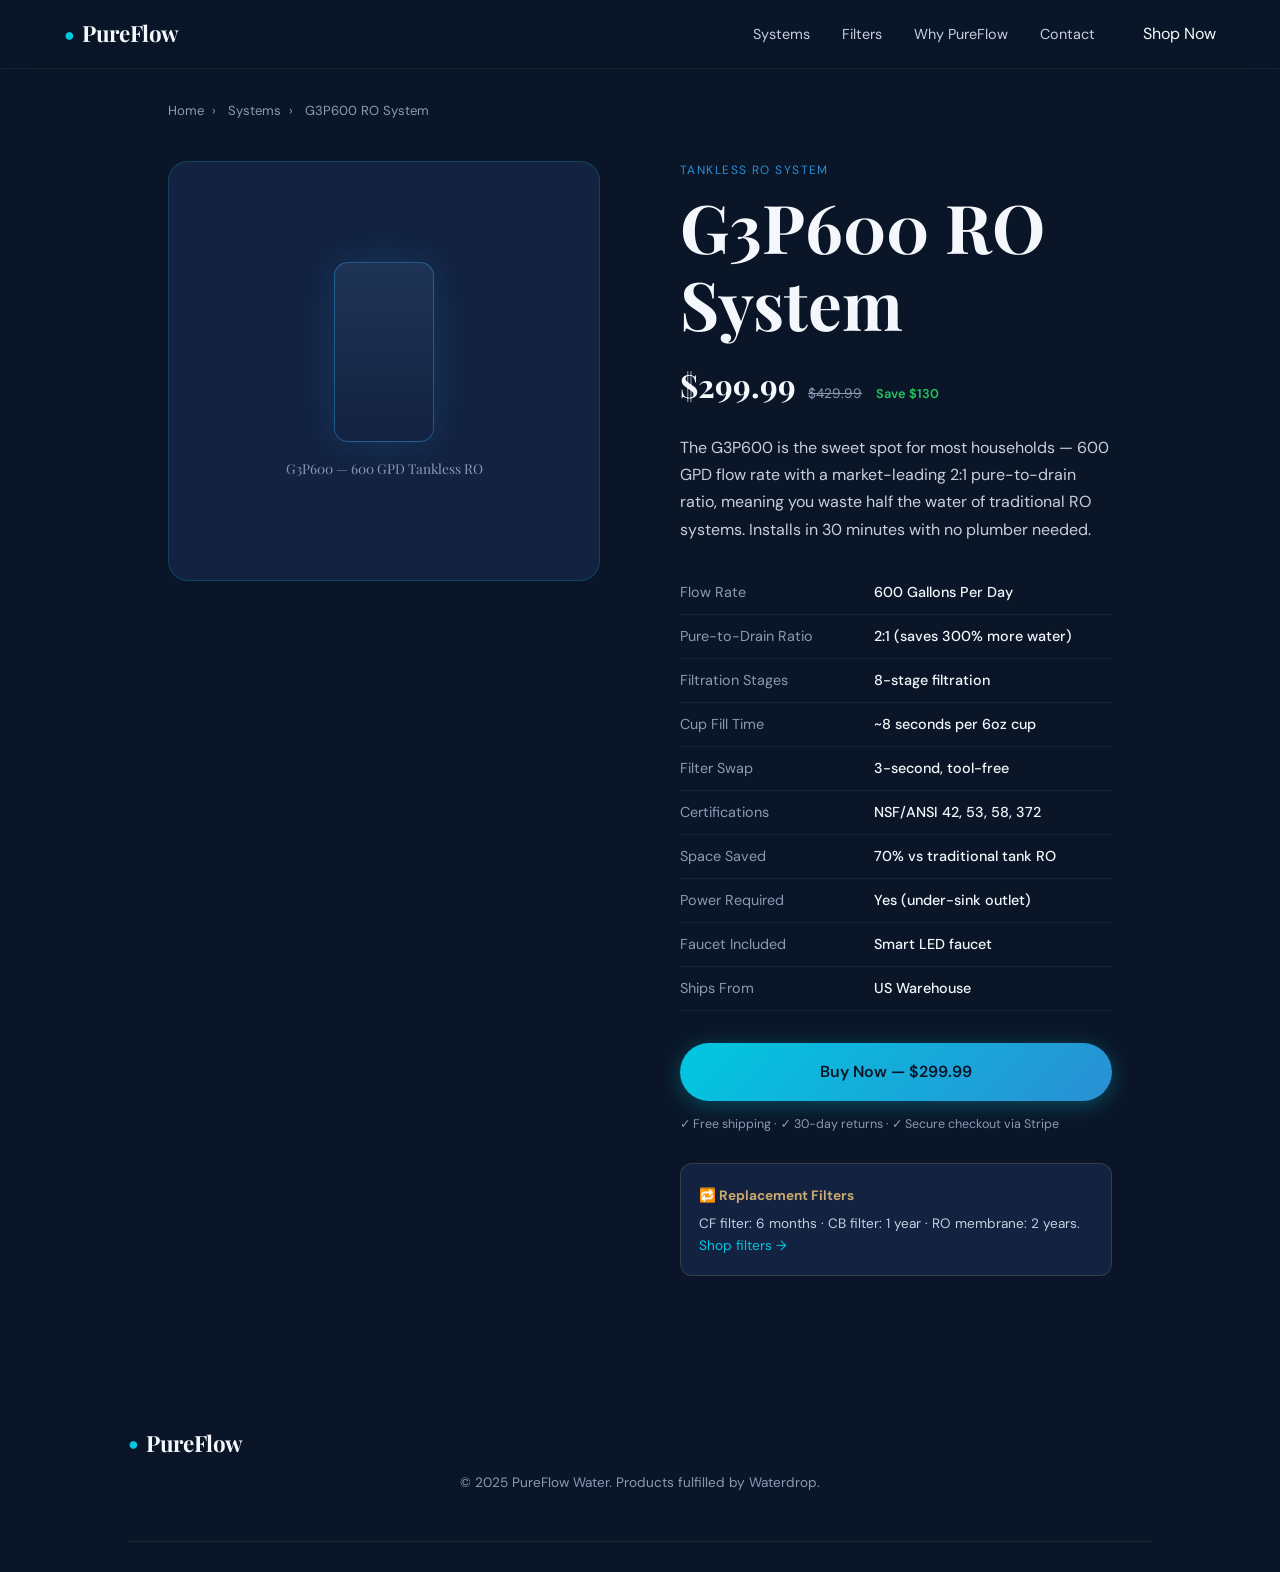
<file: pages/product-g3p600.html>
<!DOCTYPE html>
<html lang="en">
<head>
  <meta charset="UTF-8" />
  <meta name="viewport" content="width=device-width, initial-scale=1.0" />
  <title>G3P600 RO System — PureFlow</title>
  <meta name="description" content="Waterdrop G3P600 600 GPD tankless reverse osmosis system. 2:1 pure-to-drain ratio, saves 300% more water. NSF certified. Free US shipping." />
  <link rel="preconnect" href="https://fonts.googleapis.com" />
  <link href="https://fonts.googleapis.com/css2?family=Playfair+Display:wght@400;600;700&family=DM+Sans:wght@300;400;500&display=swap" rel="stylesheet" />
  <link rel="stylesheet" href="../css/style.css" />
</head>
<body>
  <nav class="nav" id="nav">
    <div class="nav-inner">
      <a href="../index.html" class="logo"><span class="logo-drop">●</span> PureFlow</a>
      <ul class="nav-links">
        <li><a href="../index.html#products">Systems</a></li>
        <li><a href="filters.html">Filters</a></li>
        <li><a href="why.html">Why PureFlow</a></li>
        <li><a href="contact.html">Contact</a></li>
      </ul>
      <a href="../index.html#products" class="nav-cta">Shop Now</a>
      <button class="nav-toggle" id="navToggle">&#9776;</button>
    </div>
  </nav>

  <div class="product-detail">
    <div class="breadcrumb">
      <a href="../index.html">Home</a><span>›</span>
      <a href="../index.html#products">Systems</a><span>›</span>
      G3P600 RO System
    </div>
    <div class="product-detail-grid">
      <div class="product-detail-img">
        <div style="text-align:center;">
          <div style="width:100px;height:180px;background:linear-gradient(180deg,var(--navy-light),var(--navy-mid));border:1.5px solid rgba(42,143,212,0.5);border-radius:14px;margin:0 auto 16px;box-shadow:0 0 40px rgba(42,143,212,0.2);"></div>
          <div style="font-size:0.85rem;color:var(--gray);">G3P600 — 600 GPD Tankless RO</div>
        </div>
      </div>
      <div class="product-detail-info">
        <span style="font-size:0.75rem;letter-spacing:0.12em;text-transform:uppercase;color:var(--blue-light);margin-bottom:8px;display:block;">Tankless RO System</span>
        <h1>G3P600 RO System</h1>
        <div class="product-detail-price" style="margin:16px 0 24px;">
          <span class="price-current">$299.99</span>
          <span class="price-was">$429.99</span>
          <span style="font-size:0.8rem;color:var(--green);margin-left:10px;font-weight:600;">Save $130</span>
        </div>
        <p class="product-detail-desc">The G3P600 is the sweet spot for most households — 600 GPD flow rate with a market-leading 2:1 pure-to-drain ratio, meaning you waste half the water of traditional RO systems. Installs in 30 minutes with no plumber needed.</p>
        <table class="specs-table">
          <tr><td>Flow Rate</td><td>600 Gallons Per Day</td></tr>
          <tr><td>Pure-to-Drain Ratio</td><td>2:1 (saves 300% more water)</td></tr>
          <tr><td>Filtration Stages</td><td>8-stage filtration</td></tr>
          <tr><td>Cup Fill Time</td><td>~8 seconds per 6oz cup</td></tr>
          <tr><td>Filter Swap</td><td>3-second, tool-free</td></tr>
          <tr><td>Certifications</td><td>NSF/ANSI 42, 53, 58, 372</td></tr>
          <tr><td>Space Saved</td><td>70% vs traditional tank RO</td></tr>
          <tr><td>Power Required</td><td>Yes (under-sink outlet)</td></tr>
          <tr><td>Faucet Included</td><td>Smart LED faucet</td></tr>
          <tr><td>Ships From</td><td>US Warehouse</td></tr>
        </table>
        <div id="stripe-checkout-g3p600">
          <a href="STRIPE_PAYMENT_LINK_G3P600" class="btn btn-primary add-to-cart" style="display:block;text-align:center;width:100%;">
            Buy Now — $299.99
          </a>
        </div>
        <p style="font-size:0.78rem;color:var(--gray);margin-top:10px;">✓ Free shipping · ✓ 30-day returns · ✓ Secure checkout via Stripe</p>
        <div style="margin-top:28px;padding:18px;background:var(--navy-mid);border-radius:12px;border:1px solid rgba(200,169,110,0.2);">
          <strong style="color:var(--gold);font-size:0.85rem;">🔁 Replacement Filters</strong>
          <p style="font-size:0.85rem;color:var(--gray-light);margin-top:6px;">CF filter: 6 months · CB filter: 1 year · RO membrane: 2 years. <a href="filters.html" style="color:var(--cyan);">Shop filters →</a></p>
        </div>
      </div>
    </div>
  </div>

  <footer class="footer">
    <div class="footer-inner" style="grid-template-columns:1fr;">
      <div style="text-align:center;">
        <span class="logo"><span class="logo-drop">●</span> PureFlow</span>
        <p style="color:var(--gray);font-size:0.85rem;margin-top:10px;">© 2025 PureFlow Water. Products fulfilled by Waterdrop.</p>
      </div>
    </div>
  </footer>
  <script src="../js/main.js"></script>
</body>
</html>
</file>
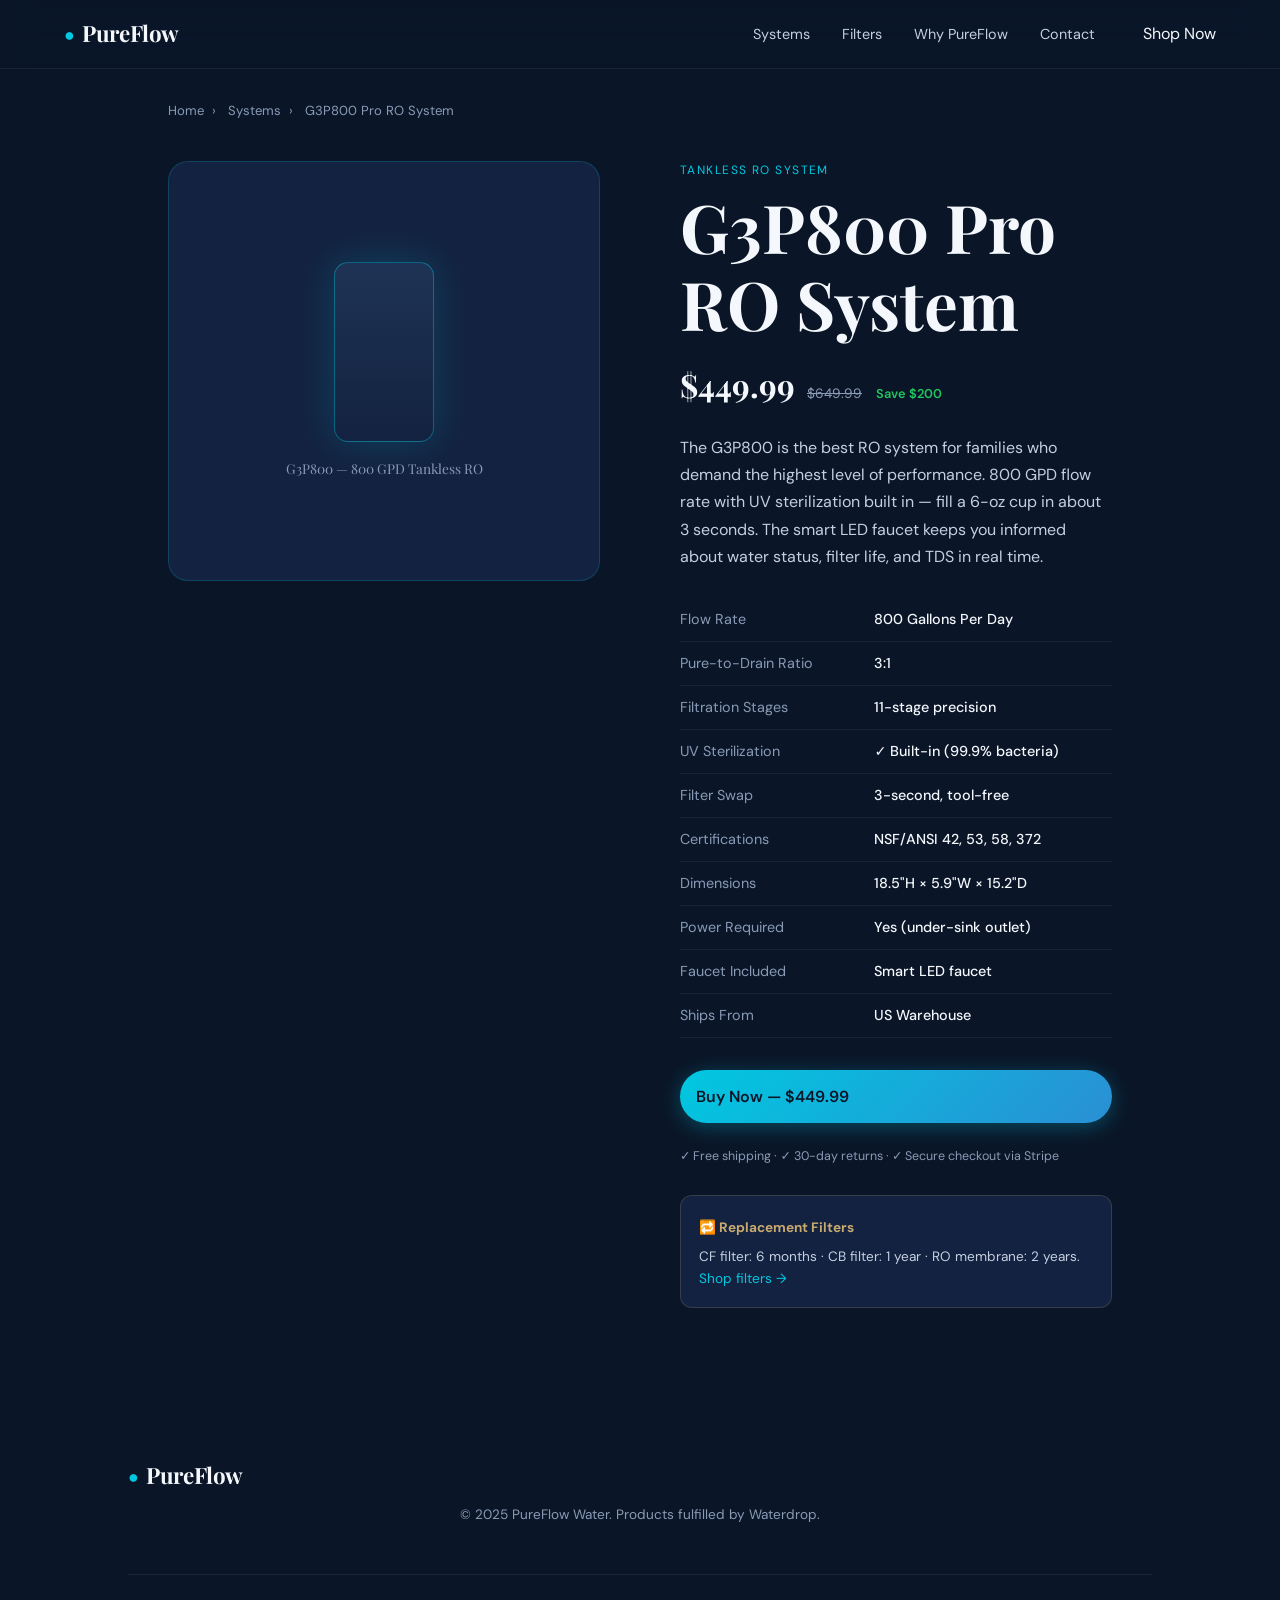
<file: pages/product-g3p800.html>
<!DOCTYPE html>
<html lang="en">
<head>
  <meta charset="UTF-8" />
  <meta name="viewport" content="width=device-width, initial-scale=1.0" />
  <title>G3P800 Pro RO System — PureFlow</title>
  <meta name="description" content="800 GPD tankless reverse osmosis system with UV sterilization. NSF certified. Ships from US warehouses." />
  <link rel="preconnect" href="https://fonts.googleapis.com" />
  <link href="https://fonts.googleapis.com/css2?family=Playfair+Display:wght@400;600;700&family=DM+Sans:wght@300;400;500&display=swap" rel="stylesheet" />
  <link rel="stylesheet" href="../css/style.css" />
</head>
<body>

  <nav class="nav" id="nav">
    <div class="nav-inner">
      <a href="../index.html" class="logo"><span class="logo-drop">●</span> PureFlow</a>
      <ul class="nav-links">
        <li><a href="../index.html#products">Systems</a></li>
        <li><a href="filters.html">Filters</a></li>
        <li><a href="why.html">Why PureFlow</a></li>
        <li><a href="contact.html">Contact</a></li>
      </ul>
      <a href="../index.html#products" class="nav-cta">Shop Now</a>
      <button class="nav-toggle" id="navToggle">&#9776;</button>
    </div>
  </nav>

  <div class="product-detail">
    <div class="breadcrumb">
      <a href="../index.html">Home</a><span>›</span>
      <a href="../index.html#products">Systems</a><span>›</span>
      G3P800 Pro RO System
    </div>

    <div class="product-detail-grid">
      <div class="product-detail-img">
        <div style="text-align:center;">
          <div style="width:100px;height:180px;background:linear-gradient(180deg,var(--navy-light),var(--navy-mid));border:1.5px solid rgba(0,200,224,0.4);border-radius:14px;margin:0 auto 16px;box-shadow:0 0 40px rgba(0,200,224,0.2);"></div>
          <div style="font-size:0.85rem;color:var(--gray);">G3P800 — 800 GPD Tankless RO</div>
        </div>
      </div>

      <div class="product-detail-info">
        <span style="font-size:0.75rem;letter-spacing:0.12em;text-transform:uppercase;color:var(--cyan);margin-bottom:8px;display:block;">Tankless RO System</span>
        <h1>G3P800 Pro RO System</h1>

        <div class="product-detail-price" style="margin:16px 0 24px;">
          <span class="price-current">$449.99</span>
          <span class="price-was">$649.99</span>
          <span style="font-size:0.8rem;color:var(--green);margin-left:10px;font-weight:600;">Save $200</span>
        </div>

        <p class="product-detail-desc">
          The G3P800 is the best RO system for families who demand the highest level of performance. 800 GPD flow rate with UV sterilization built in — fill a 6-oz cup in about 3 seconds. The smart LED faucet keeps you informed about water status, filter life, and TDS in real time.
        </p>

        <table class="specs-table">
          <tr><td>Flow Rate</td><td>800 Gallons Per Day</td></tr>
          <tr><td>Pure-to-Drain Ratio</td><td>3:1</td></tr>
          <tr><td>Filtration Stages</td><td>11-stage precision</td></tr>
          <tr><td>UV Sterilization</td><td>✓ Built-in (99.9% bacteria)</td></tr>
          <tr><td>Filter Swap</td><td>3-second, tool-free</td></tr>
          <tr><td>Certifications</td><td>NSF/ANSI 42, 53, 58, 372</td></tr>
          <tr><td>Dimensions</td><td>18.5"H × 5.9"W × 15.2"D</td></tr>
          <tr><td>Power Required</td><td>Yes (under-sink outlet)</td></tr>
          <tr><td>Faucet Included</td><td>Smart LED faucet</td></tr>
          <tr><td>Ships From</td><td>US Warehouse</td></tr>
        </table>

        <!-- Stripe Buy Button placeholder -->
        <div id="stripe-checkout-g3p800">
          <button class="btn btn-primary add-to-cart" onclick="handleCheckout('g3p800')">
            Buy Now — $449.99
          </button>
        </div>
        <p style="font-size:0.78rem;color:var(--gray);margin-top:10px;">✓ Free shipping · ✓ 30-day returns · ✓ Secure checkout via Stripe</p>

        <div style="margin-top:28px;padding:18px;background:var(--navy-mid);border-radius:12px;border:1px solid rgba(200,169,110,0.2);">
          <strong style="color:var(--gold);font-size:0.85rem;">🔁 Replacement Filters</strong>
          <p style="font-size:0.85rem;color:var(--gray-light);margin-top:6px;">CF filter: 6 months · CB filter: 1 year · RO membrane: 2 years. <a href="filters.html" style="color:var(--cyan);">Shop filters →</a></p>
        </div>
      </div>
    </div>
  </div>

  <footer class="footer">
    <div class="footer-inner" style="grid-template-columns:1fr;">
      <div style="text-align:center;">
        <span class="logo"><span class="logo-drop">●</span> PureFlow</span>
        <p style="color:var(--gray);font-size:0.85rem;margin-top:10px;">© 2025 PureFlow Water. Products fulfilled by Waterdrop.</p>
      </div>
    </div>
  </footer>

  <script src="../js/main.js"></script>
  <script>
    function handleCheckout(product) {
      // Stripe checkout integration goes here (Step 2)
      alert('Stripe checkout coming soon! Product: ' + product);
    }
  </script>
</body>
</html>
</file>
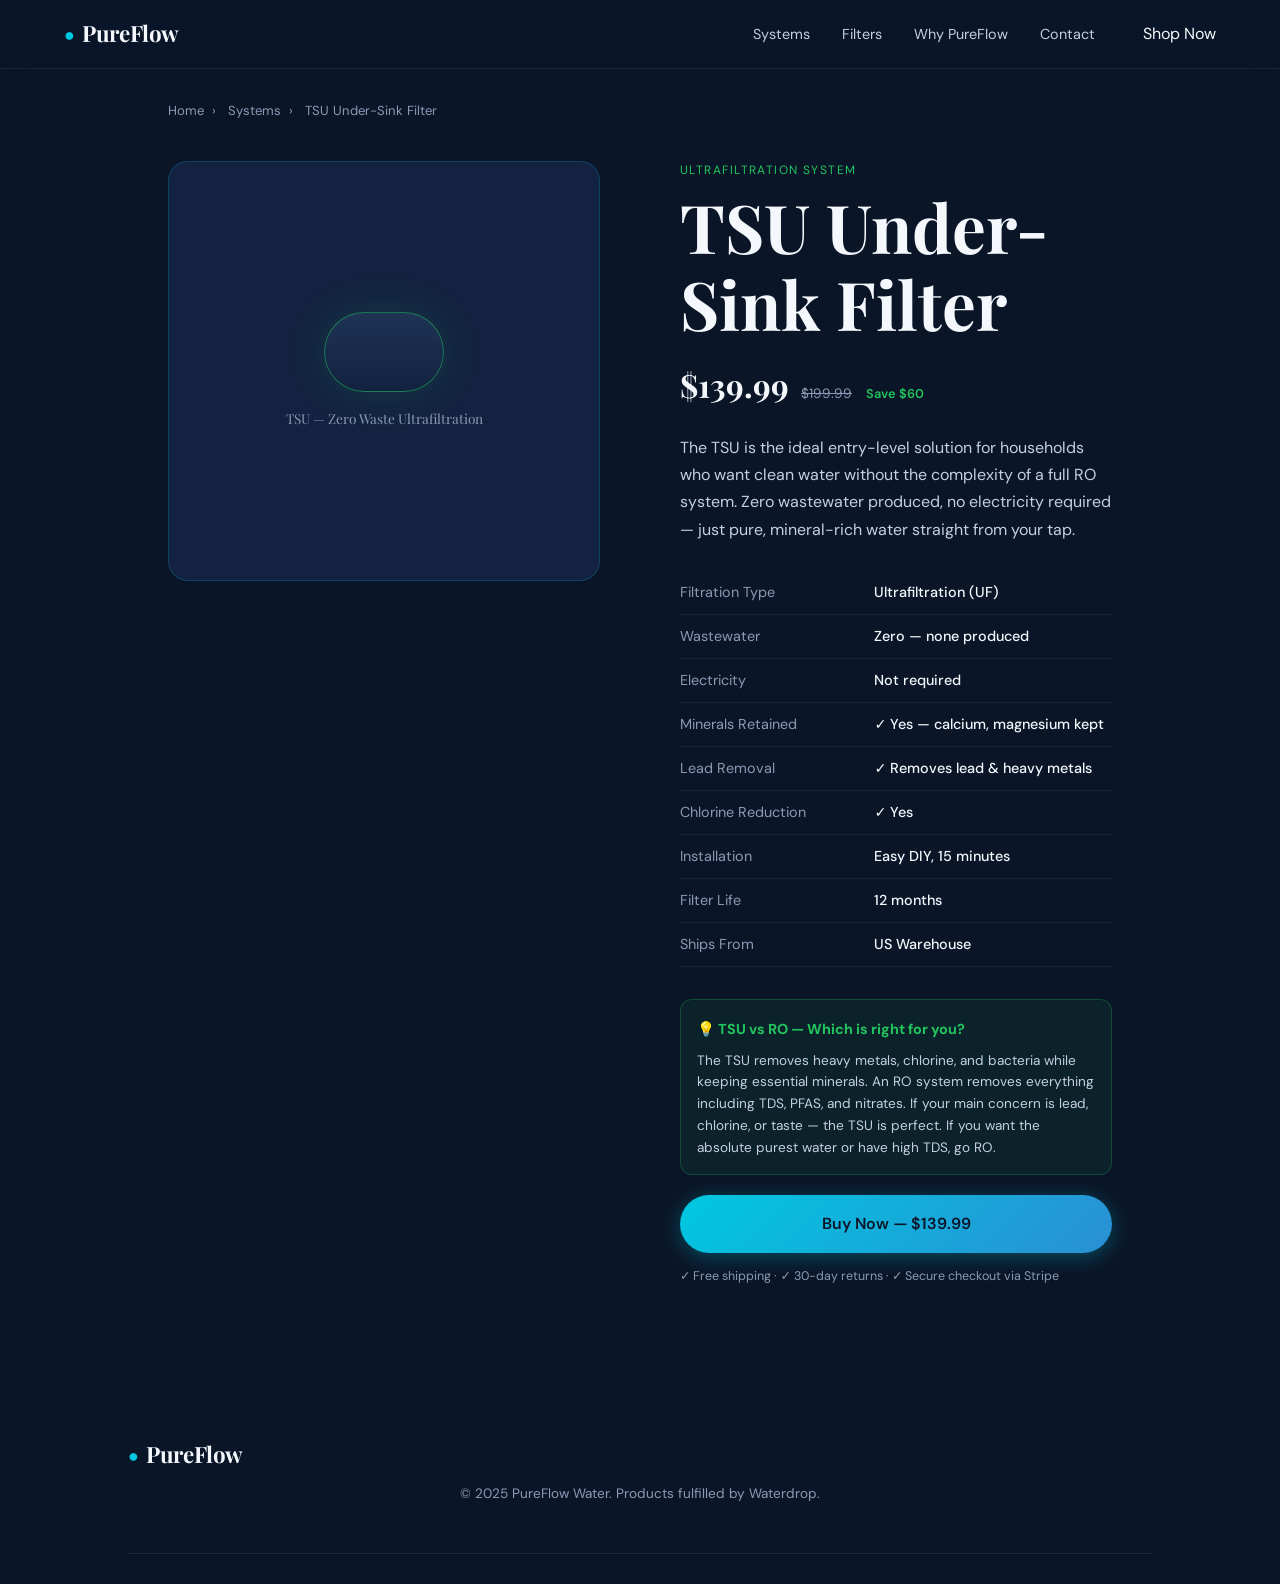
<file: pages/product-tsu.html>
<!DOCTYPE html>
<html lang="en">
<head>
  <meta charset="UTF-8" />
  <meta name="viewport" content="width=device-width, initial-scale=1.0" />
  <title>TSU Under-Sink Filter — PureFlow</title>
  <meta name="description" content="Waterdrop TSU ultrafiltration system. Zero wastewater, no electricity, removes lead and heavy metals. Best budget under-sink filter. Free US shipping." />
  <link rel="preconnect" href="https://fonts.googleapis.com" />
  <link href="https://fonts.googleapis.com/css2?family=Playfair+Display:wght@400;600;700&family=DM+Sans:wght@300;400;500&display=swap" rel="stylesheet" />
  <link rel="stylesheet" href="../css/style.css" />
</head>
<body>
  <nav class="nav" id="nav">
    <div class="nav-inner">
      <a href="../index.html" class="logo"><span class="logo-drop">●</span> PureFlow</a>
      <ul class="nav-links">
        <li><a href="../index.html#products">Systems</a></li>
        <li><a href="filters.html">Filters</a></li>
        <li><a href="why.html">Why PureFlow</a></li>
        <li><a href="contact.html">Contact</a></li>
      </ul>
      <a href="../index.html#products" class="nav-cta">Shop Now</a>
      <button class="nav-toggle" id="navToggle">&#9776;</button>
    </div>
  </nav>

  <div class="product-detail">
    <div class="breadcrumb">
      <a href="../index.html">Home</a><span>›</span>
      <a href="../index.html#products">Systems</a><span>›</span>
      TSU Under-Sink Filter
    </div>
    <div class="product-detail-grid">
      <div class="product-detail-img">
        <div style="text-align:center;">
          <div style="width:120px;height:80px;background:linear-gradient(180deg,var(--navy-light),var(--navy-mid));border:1.5px solid rgba(34,197,94,0.5);border-radius:40px;margin:0 auto 16px;box-shadow:0 0 40px rgba(34,197,94,0.15);"></div>
          <div style="font-size:0.85rem;color:var(--gray);">TSU — Zero Waste Ultrafiltration</div>
        </div>
      </div>
      <div class="product-detail-info">
        <span style="font-size:0.75rem;letter-spacing:0.12em;text-transform:uppercase;color:var(--green);margin-bottom:8px;display:block;">Ultrafiltration System</span>
        <h1>TSU Under-Sink Filter</h1>
        <div class="product-detail-price" style="margin:16px 0 24px;">
          <span class="price-current">$139.99</span>
          <span class="price-was">$199.99</span>
          <span style="font-size:0.8rem;color:var(--green);margin-left:10px;font-weight:600;">Save $60</span>
        </div>
        <p class="product-detail-desc">The TSU is the ideal entry-level solution for households who want clean water without the complexity of a full RO system. Zero wastewater produced, no electricity required — just pure, mineral-rich water straight from your tap.</p>
        <table class="specs-table">
          <tr><td>Filtration Type</td><td>Ultrafiltration (UF)</td></tr>
          <tr><td>Wastewater</td><td>Zero — none produced</td></tr>
          <tr><td>Electricity</td><td>Not required</td></tr>
          <tr><td>Minerals Retained</td><td>✓ Yes — calcium, magnesium kept</td></tr>
          <tr><td>Lead Removal</td><td>✓ Removes lead & heavy metals</td></tr>
          <tr><td>Chlorine Reduction</td><td>✓ Yes</td></tr>
          <tr><td>Installation</td><td>Easy DIY, 15 minutes</td></tr>
          <tr><td>Filter Life</td><td>12 months</td></tr>
          <tr><td>Ships From</td><td>US Warehouse</td></tr>
        </table>
        <div style="padding:16px;background:rgba(34,197,94,0.07);border:1px solid rgba(34,197,94,0.25);border-radius:12px;margin-bottom:20px;">
          <strong style="color:var(--green);font-size:0.9rem;">💡 TSU vs RO — Which is right for you?</strong>
          <p style="font-size:0.85rem;color:var(--gray-light);margin-top:8px;">The TSU removes heavy metals, chlorine, and bacteria while keeping essential minerals. An RO system removes everything including TDS, PFAS, and nitrates. If your main concern is lead, chlorine, or taste — the TSU is perfect. If you want the absolute purest water or have high TDS, go RO.</p>
        </div>
        <a href="STRIPE_PAYMENT_LINK_TSU" class="btn btn-primary add-to-cart" style="display:block;text-align:center;width:100%;">
          Buy Now — $139.99
        </a>
        <p style="font-size:0.78rem;color:var(--gray);margin-top:10px;">✓ Free shipping · ✓ 30-day returns · ✓ Secure checkout via Stripe</p>
      </div>
    </div>
  </div>

  <footer class="footer">
    <div class="footer-inner" style="grid-template-columns:1fr;">
      <div style="text-align:center;">
        <span class="logo"><span class="logo-drop">●</span> PureFlow</span>
        <p style="color:var(--gray);font-size:0.85rem;margin-top:10px;">© 2025 PureFlow Water. Products fulfilled by Waterdrop.</p>
      </div>
    </div>
  </footer>
  <script src="../js/main.js"></script>
</body>
</html>
</file>
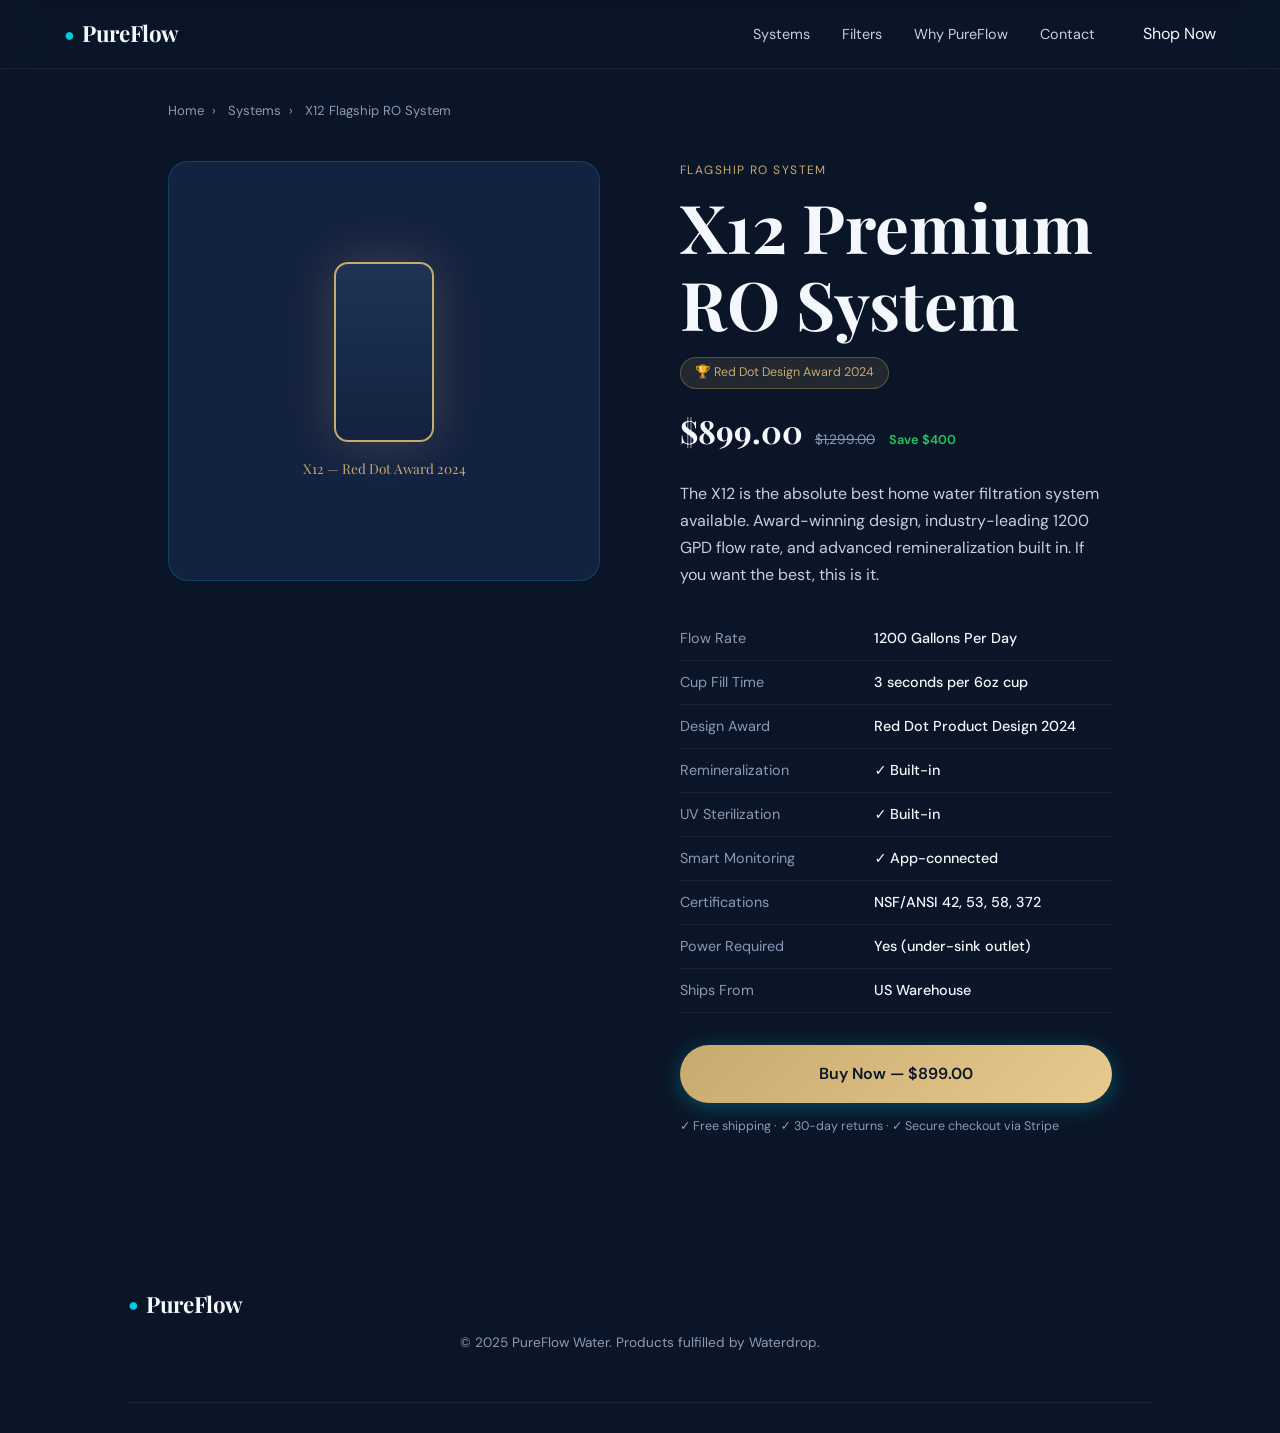
<file: pages/product-x12.html>
<!DOCTYPE html>
<html lang="en">
<head>
  <meta charset="UTF-8" />
  <meta name="viewport" content="width=device-width, initial-scale=1.0" />
  <title>X12 Flagship RO System — PureFlow</title>
  <meta name="description" content="Waterdrop X12 — Red Dot Award 2024 winner. 1200 GPD, fill a cup in 3 seconds. The pinnacle of home water purification. Free US shipping." />
  <link rel="preconnect" href="https://fonts.googleapis.com" />
  <link href="https://fonts.googleapis.com/css2?family=Playfair+Display:wght@400;600;700&family=DM+Sans:wght@300;400;500&display=swap" rel="stylesheet" />
  <link rel="stylesheet" href="../css/style.css" />
</head>
<body>
  <nav class="nav" id="nav">
    <div class="nav-inner">
      <a href="../index.html" class="logo"><span class="logo-drop">●</span> PureFlow</a>
      <ul class="nav-links">
        <li><a href="../index.html#products">Systems</a></li>
        <li><a href="filters.html">Filters</a></li>
        <li><a href="why.html">Why PureFlow</a></li>
        <li><a href="contact.html">Contact</a></li>
      </ul>
      <a href="../index.html#products" class="nav-cta">Shop Now</a>
      <button class="nav-toggle" id="navToggle">&#9776;</button>
    </div>
  </nav>

  <div class="product-detail">
    <div class="breadcrumb">
      <a href="../index.html">Home</a><span>›</span>
      <a href="../index.html#products">Systems</a><span>›</span>
      X12 Flagship RO System
    </div>
    <div class="product-detail-grid">
      <div class="product-detail-img">
        <div style="text-align:center;">
          <div style="width:100px;height:180px;background:linear-gradient(180deg,var(--navy-light),var(--navy-mid));border:2px solid var(--gold);border-radius:14px;margin:0 auto 16px;box-shadow:0 0 50px rgba(200,169,110,0.25);"></div>
          <div style="font-size:0.85rem;color:var(--gold);">X12 — Red Dot Award 2024</div>
        </div>
      </div>
      <div class="product-detail-info">
        <span style="font-size:0.75rem;letter-spacing:0.12em;text-transform:uppercase;color:var(--gold);margin-bottom:8px;display:block;">Flagship RO System</span>
        <h1>X12 Premium RO System</h1>
        <div style="display:inline-block;background:rgba(200,169,110,0.12);border:1px solid rgba(200,169,110,0.35);border-radius:50px;padding:5px 14px;font-size:0.78rem;color:var(--gold);margin-bottom:16px;">🏆 Red Dot Design Award 2024</div>
        <div class="product-detail-price" style="margin:0 0 24px;">
          <span class="price-current">$899.00</span>
          <span class="price-was">$1,299.00</span>
          <span style="font-size:0.8rem;color:var(--green);margin-left:10px;font-weight:600;">Save $400</span>
        </div>
        <p class="product-detail-desc">The X12 is the absolute best home water filtration system available. Award-winning design, industry-leading 1200 GPD flow rate, and advanced remineralization built in. If you want the best, this is it.</p>
        <table class="specs-table">
          <tr><td>Flow Rate</td><td>1200 Gallons Per Day</td></tr>
          <tr><td>Cup Fill Time</td><td>3 seconds per 6oz cup</td></tr>
          <tr><td>Design Award</td><td>Red Dot Product Design 2024</td></tr>
          <tr><td>Remineralization</td><td>✓ Built-in</td></tr>
          <tr><td>UV Sterilization</td><td>✓ Built-in</td></tr>
          <tr><td>Smart Monitoring</td><td>✓ App-connected</td></tr>
          <tr><td>Certifications</td><td>NSF/ANSI 42, 53, 58, 372</td></tr>
          <tr><td>Power Required</td><td>Yes (under-sink outlet)</td></tr>
          <tr><td>Ships From</td><td>US Warehouse</td></tr>
        </table>
        <a href="STRIPE_PAYMENT_LINK_X12" class="btn btn-primary add-to-cart" style="display:block;text-align:center;width:100%;background:linear-gradient(135deg,var(--gold),var(--gold-light));color:var(--navy);">
          Buy Now — $899.00
        </a>
        <p style="font-size:0.78rem;color:var(--gray);margin-top:10px;">✓ Free shipping · ✓ 30-day returns · ✓ Secure checkout via Stripe</p>
      </div>
    </div>
  </div>

  <footer class="footer">
    <div class="footer-inner" style="grid-template-columns:1fr;">
      <div style="text-align:center;">
        <span class="logo"><span class="logo-drop">●</span> PureFlow</span>
        <p style="color:var(--gray);font-size:0.85rem;margin-top:10px;">© 2025 PureFlow Water. Products fulfilled by Waterdrop.</p>
      </div>
    </div>
  </footer>
  <script src="../js/main.js"></script>
</body>
</html>
</file>
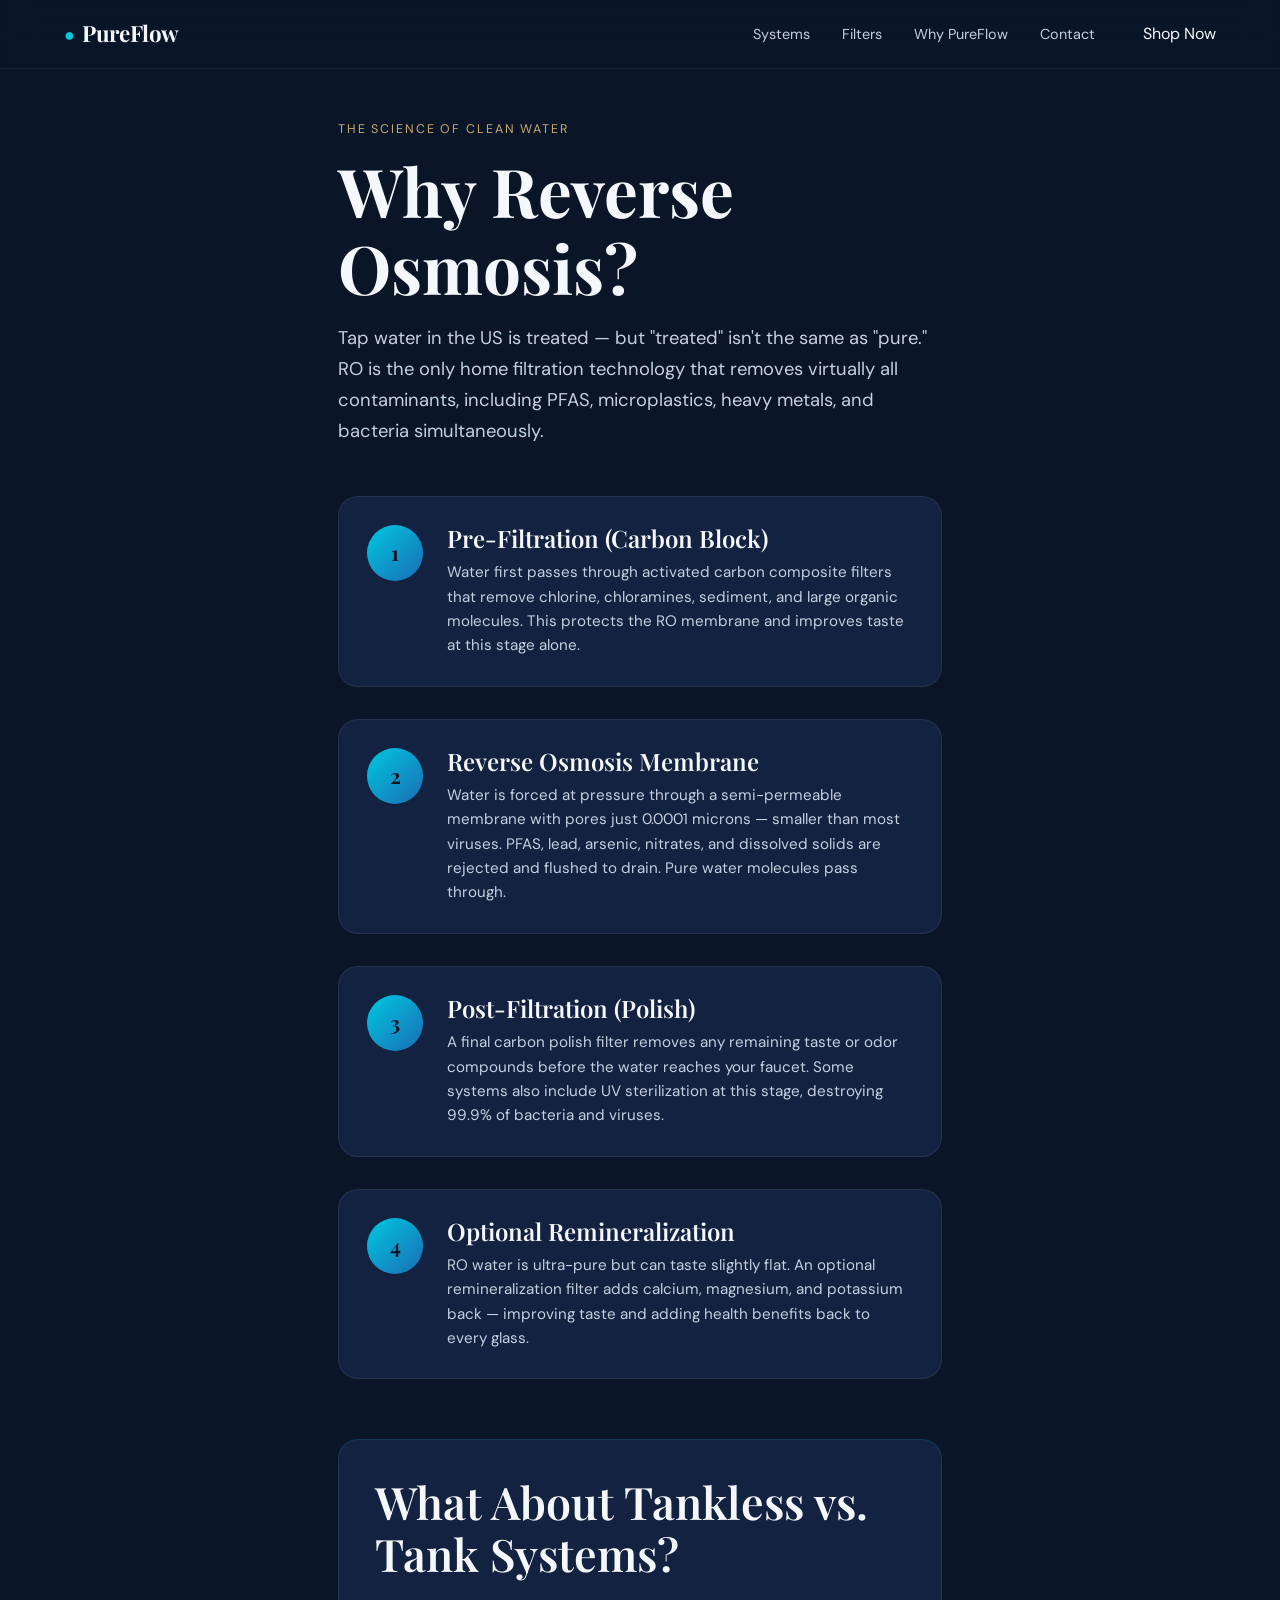
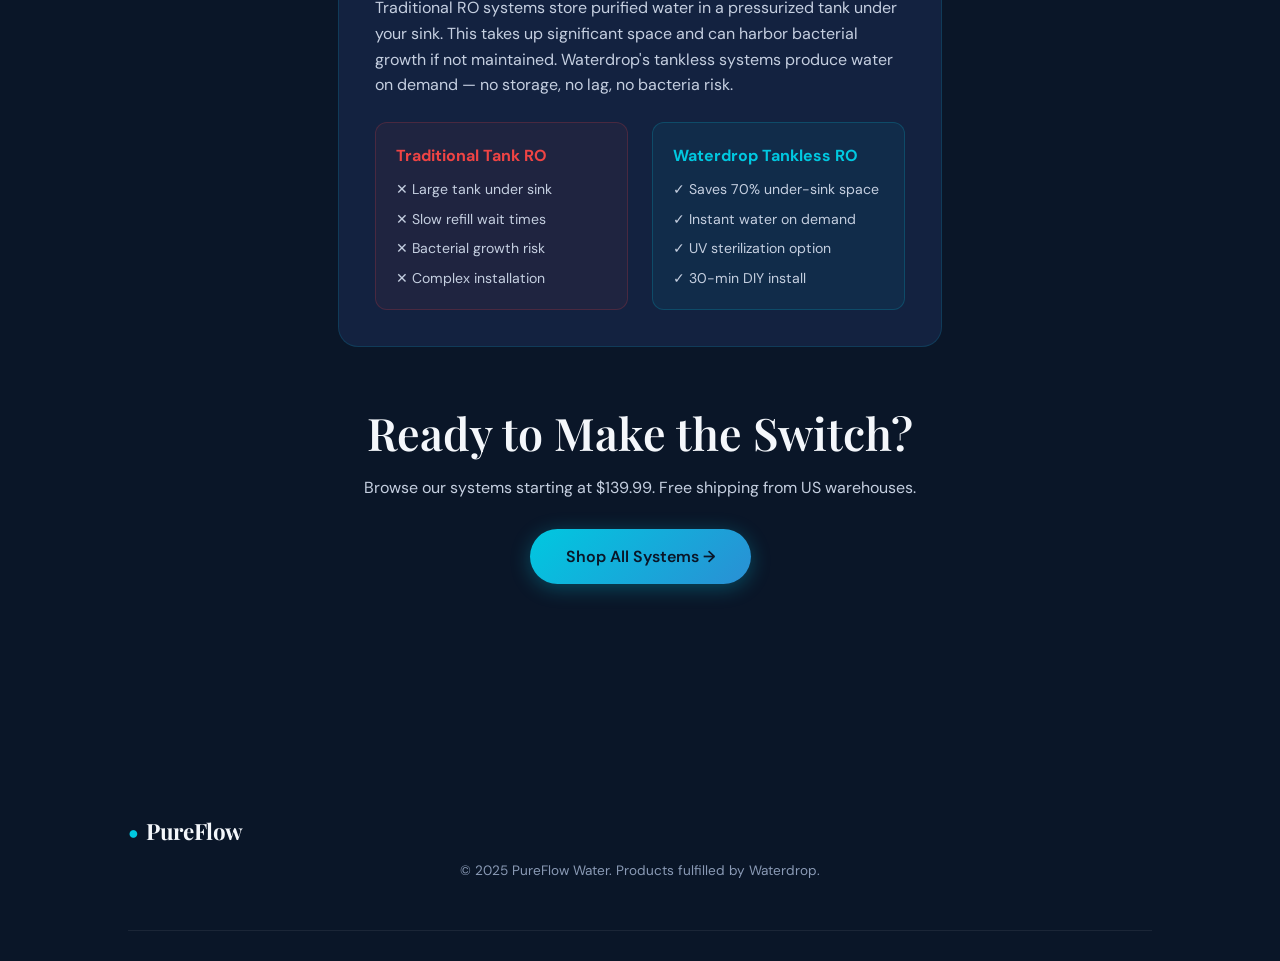
<file: pages/why.html>
<!DOCTYPE html>
<html lang="en">
<head>
  <meta charset="UTF-8" />
  <meta name="viewport" content="width=device-width, initial-scale=1.0" />
  <title>Why PureFlow — How Reverse Osmosis Works</title>
  <link rel="preconnect" href="https://fonts.googleapis.com" />
  <link href="https://fonts.googleapis.com/css2?family=Playfair+Display:wght@400;600;700&family=DM+Sans:wght@300;400;500&display=swap" rel="stylesheet" />
  <link rel="stylesheet" href="../css/style.css" />
</head>
<body>

  <nav class="nav" id="nav">
    <div class="nav-inner">
      <a href="../index.html" class="logo"><span class="logo-drop">●</span> PureFlow</a>
      <ul class="nav-links">
        <li><a href="../index.html#products">Systems</a></li>
        <li><a href="filters.html">Filters</a></li>
        <li><a href="why.html">Why PureFlow</a></li>
        <li><a href="contact.html">Contact</a></li>
      </ul>
      <a href="../index.html#products" class="nav-cta">Shop Now</a>
      <button class="nav-toggle" id="navToggle">&#9776;</button>
    </div>
  </nav>

  <div class="why-page" style="padding-top:120px;max-width:860px;">
    <span class="section-eyebrow" style="display:block;margin-bottom:12px;">The Science of Clean Water</span>
    <h1>Why Reverse Osmosis?</h1>
    <p class="lead">Tap water in the US is treated — but "treated" isn't the same as "pure." RO is the only home filtration technology that removes virtually all contaminants, including PFAS, microplastics, heavy metals, and bacteria simultaneously.</p>

    <div class="why-steps">
      <div class="why-step">
        <div class="step-num">1</div>
        <div class="step-content">
          <h3>Pre-Filtration (Carbon Block)</h3>
          <p>Water first passes through activated carbon composite filters that remove chlorine, chloramines, sediment, and large organic molecules. This protects the RO membrane and improves taste at this stage alone.</p>
        </div>
      </div>
      <div class="why-step">
        <div class="step-num">2</div>
        <div class="step-content">
          <h3>Reverse Osmosis Membrane</h3>
          <p>Water is forced at pressure through a semi-permeable membrane with pores just 0.0001 microns — smaller than most viruses. PFAS, lead, arsenic, nitrates, and dissolved solids are rejected and flushed to drain. Pure water molecules pass through.</p>
        </div>
      </div>
      <div class="why-step">
        <div class="step-num">3</div>
        <div class="step-content">
          <h3>Post-Filtration (Polish)</h3>
          <p>A final carbon polish filter removes any remaining taste or odor compounds before the water reaches your faucet. Some systems also include UV sterilization at this stage, destroying 99.9% of bacteria and viruses.</p>
        </div>
      </div>
      <div class="why-step">
        <div class="step-num">4</div>
        <div class="step-content">
          <h3>Optional Remineralization</h3>
          <p>RO water is ultra-pure but can taste slightly flat. An optional remineralization filter adds calcium, magnesium, and potassium back — improving taste and adding health benefits back to every glass.</p>
        </div>
      </div>
    </div>

    <div style="margin-top:60px;padding:36px;background:var(--navy-mid);border-radius:20px;border:1px solid rgba(0,200,224,0.15);">
      <h2 style="margin-bottom:16px;">What About Tankless vs. Tank Systems?</h2>
      <p style="color:var(--gray-light);margin-bottom:14px;">Traditional RO systems store purified water in a pressurized tank under your sink. This takes up significant space and can harbor bacterial growth if not maintained. Waterdrop's tankless systems produce water on demand — no storage, no lag, no bacteria risk.</p>
      <div style="display:grid;grid-template-columns:1fr 1fr;gap:24px;margin-top:24px;">
        <div style="padding:20px;background:rgba(239,68,68,0.06);border:1px solid rgba(239,68,68,0.2);border-radius:12px;">
          <h4 style="color:var(--red);margin-bottom:10px;">Traditional Tank RO</h4>
          <ul style="display:flex;flex-direction:column;gap:7px;font-size:0.88rem;color:var(--gray-light);">
            <li>✕ Large tank under sink</li>
            <li>✕ Slow refill wait times</li>
            <li>✕ Bacterial growth risk</li>
            <li>✕ Complex installation</li>
          </ul>
        </div>
        <div style="padding:20px;background:rgba(0,200,224,0.06);border:1px solid rgba(0,200,224,0.2);border-radius:12px;">
          <h4 style="color:var(--cyan);margin-bottom:10px;">Waterdrop Tankless RO</h4>
          <ul style="display:flex;flex-direction:column;gap:7px;font-size:0.88rem;color:var(--gray-light);">
            <li>✓ Saves 70% under-sink space</li>
            <li>✓ Instant water on demand</li>
            <li>✓ UV sterilization option</li>
            <li>✓ 30-min DIY install</li>
          </ul>
        </div>
      </div>
    </div>

    <div style="text-align:center;margin-top:60px;">
      <h2 style="margin-bottom:16px;">Ready to Make the Switch?</h2>
      <p style="color:var(--gray-light);margin-bottom:28px;">Browse our systems starting at $139.99. Free shipping from US warehouses.</p>
      <a href="../index.html#products" class="btn btn-primary" style="font-size:1rem;padding:15px 36px;">Shop All Systems →</a>
    </div>
  </div>

  <footer class="footer" style="margin-top:80px;">
    <div class="footer-inner" style="grid-template-columns:1fr;">
      <div style="text-align:center;">
        <span class="logo"><span class="logo-drop">●</span> PureFlow</span>
        <p style="color:var(--gray);font-size:0.85rem;margin-top:10px;">© 2025 PureFlow Water. Products fulfilled by Waterdrop.</p>
      </div>
    </div>
  </footer>

  <script src="../js/main.js"></script>
</body>
</html>
</file>
<file: css/style.css>
/* ===========================
   PUREFLOW — MAIN STYLESHEET
   Aesthetic: Refined luxury / clean science
   Palette: Deep ocean navy + glacial white + gold accent
=========================== */

:root {
  --navy: #0a1628;
  --navy-mid: #132240;
  --navy-light: #1e3355;
  --blue: #1a6db5;
  --blue-light: #2a8fd4;
  --cyan: #00c8e0;
  --gold: #c8a96e;
  --gold-light: #e8c98e;
  --white: #f4f7fb;
  --off-white: #e8edf5;
  --gray: #8a9ab5;
  --gray-light: #c5cfe0;
  --green: #22c55e;
  --red: #ef4444;

  --font-display: 'Playfair Display', Georgia, serif;
  --font-body: 'DM Sans', system-ui, sans-serif;

  --radius: 12px;
  --radius-lg: 20px;
  --shadow: 0 4px 24px rgba(10,22,40,0.18);
  --shadow-lg: 0 12px 48px rgba(10,22,40,0.28);
  --transition: 0.3s cubic-bezier(0.4,0,0.2,1);
}

*, *::before, *::after { box-sizing: border-box; margin: 0; padding: 0; }

html { scroll-behavior: smooth; }

body {
  background: var(--navy);
  color: var(--white);
  font-family: var(--font-body);
  font-size: 16px;
  line-height: 1.6;
  overflow-x: hidden;
}

a { color: inherit; text-decoration: none; }
img { max-width: 100%; }
ul { list-style: none; }

/* ===== TYPOGRAPHY ===== */
h1, h2, h3 { font-family: var(--font-display); line-height: 1.15; }
h1 { font-size: clamp(2.4rem, 6vw, 4.2rem); font-weight: 700; }
h2 { font-size: clamp(1.8rem, 4vw, 2.8rem); font-weight: 600; }
h3 { font-size: clamp(1.2rem, 2.5vw, 1.5rem); font-weight: 600; }
em { font-style: italic; color: var(--cyan); }

/* ===== BUTTONS ===== */
.btn {
  display: inline-flex;
  align-items: center;
  gap: 8px;
  padding: 13px 28px;
  border-radius: 50px;
  font-family: var(--font-body);
  font-size: 0.95rem;
  font-weight: 500;
  cursor: pointer;
  border: none;
  transition: var(--transition);
  white-space: nowrap;
}
.btn-primary {
  background: linear-gradient(135deg, var(--cyan) 0%, var(--blue-light) 100%);
  color: var(--navy);
  font-weight: 600;
  box-shadow: 0 4px 20px rgba(0,200,224,0.3);
}
.btn-primary:hover {
  transform: translateY(-2px);
  box-shadow: 0 8px 28px rgba(0,200,224,0.45);
}
.btn-ghost {
  background: transparent;
  color: var(--white);
  border: 1.5px solid rgba(255,255,255,0.25);
}
.btn-ghost:hover { border-color: var(--cyan); color: var(--cyan); }
.btn-outline {
  background: transparent;
  color: var(--cyan);
  border: 1.5px solid var(--cyan);
}
.btn-outline:hover { background: var(--cyan); color: var(--navy); }
.btn-sm { padding: 9px 20px; font-size: 0.875rem; }

/* ===== NAVIGATION ===== */
.nav {
  position: fixed;
  top: 0; left: 0; right: 0;
  z-index: 100;
  padding: 0 5%;
  background: rgba(10,22,40,0.85);
  backdrop-filter: blur(16px);
  border-bottom: 1px solid rgba(255,255,255,0.06);
  transition: var(--transition);
}
.nav.scrolled { background: rgba(10,22,40,0.97); }
.nav-inner {
  max-width: 1200px;
  margin: 0 auto;
  height: 68px;
  display: flex;
  align-items: center;
  gap: 40px;
}
.logo {
  font-family: var(--font-display);
  font-size: 1.4rem;
  font-weight: 700;
  display: flex;
  align-items: center;
  gap: 8px;
  letter-spacing: -0.02em;
}
.logo-drop { color: var(--cyan); font-size: 0.8em; animation: pulse 2.5s ease-in-out infinite; }
@keyframes pulse { 0%,100% { opacity:1; } 50% { opacity:0.4; } }

.nav-links {
  display: flex;
  gap: 32px;
  margin-left: auto;
}
.nav-links a {
  font-size: 0.9rem;
  font-weight: 400;
  color: var(--gray-light);
  transition: var(--transition);
}
.nav-links a:hover { color: var(--white); }
.nav-cta { margin-left: 8px; }
.nav-toggle { display: none; background: none; border: none; color: var(--white); font-size: 1.4rem; cursor: pointer; margin-left: auto; }

/* ===== HERO ===== */
.hero {
  min-height: 100vh;
  display: grid;
  grid-template-columns: 1fr 1fr;
  align-items: center;
  padding: 100px 10% 60px;
  gap: 60px;
  position: relative;
  overflow: hidden;
}
.hero-bg { position: absolute; inset: 0; z-index: 0; }
.hero-orb {
  position: absolute;
  border-radius: 50%;
  filter: blur(80px);
  opacity: 0.18;
}
.hero-orb-1 { width: 600px; height: 600px; background: var(--blue); top: -150px; left: -100px; animation: drift 12s ease-in-out infinite alternate; }
.hero-orb-2 { width: 400px; height: 400px; background: var(--cyan); bottom: -100px; right: 0; animation: drift 15s ease-in-out infinite alternate-reverse; }
@keyframes drift { from { transform: translate(0,0); } to { transform: translate(40px, 30px); } }
.hero-grid {
  position: absolute; inset: 0;
  background-image: linear-gradient(rgba(0,200,224,0.04) 1px, transparent 1px),
                    linear-gradient(90deg, rgba(0,200,224,0.04) 1px, transparent 1px);
  background-size: 60px 60px;
}
.hero-content, .hero-visual { position: relative; z-index: 1; }
.hero-eyebrow {
  display: inline-block;
  font-size: 0.78rem;
  font-weight: 500;
  letter-spacing: 0.15em;
  text-transform: uppercase;
  color: var(--cyan);
  background: rgba(0,200,224,0.1);
  border: 1px solid rgba(0,200,224,0.25);
  padding: 6px 14px;
  border-radius: 50px;
  margin-bottom: 24px;
}
.hero-headline { margin-bottom: 20px; }
.hero-sub { font-size: 1.1rem; color: var(--gray-light); max-width: 460px; margin-bottom: 36px; line-height: 1.7; }
.hero-actions { display: flex; gap: 16px; flex-wrap: wrap; margin-bottom: 40px; }
.hero-trust {
  display: flex;
  gap: 20px;
  flex-wrap: wrap;
  font-size: 0.82rem;
  color: var(--gray);
}
.hero-trust span { display: flex; align-items: center; gap: 5px; }

/* Hero Visual — Animated Device */
.hero-visual { display: flex; justify-content: center; align-items: center; }
.hero-device {
  position: relative;
  width: 280px;
  animation: float 4s ease-in-out infinite;
}
@keyframes float { 0%,100% { transform: translateY(0); } 50% { transform: translateY(-14px); } }
.device-body {
  background: linear-gradient(160deg, var(--navy-light) 0%, var(--navy-mid) 100%);
  border: 1px solid rgba(0,200,224,0.3);
  border-radius: var(--radius-lg);
  padding: 28px;
  box-shadow: var(--shadow-lg), 0 0 60px rgba(0,200,224,0.08);
}
.device-screen { display: flex; flex-direction: column; gap: 14px; }
.screen-stat { display: flex; flex-direction: column; }
.stat-num {
  font-family: var(--font-display);
  font-size: 2.4rem;
  font-weight: 700;
  background: linear-gradient(135deg, var(--cyan), var(--blue-light));
  -webkit-background-clip: text;
  -webkit-text-fill-color: transparent;
  background-clip: text;
}
.stat-label { font-size: 0.78rem; color: var(--gray); }
.screen-bar {
  height: 6px;
  background: rgba(255,255,255,0.1);
  border-radius: 3px;
  overflow: hidden;
}
.bar-fill {
  height: 100%;
  width: 0%;
  background: linear-gradient(90deg, var(--cyan), var(--blue-light));
  border-radius: 3px;
  animation: fillBar 2.5s 0.5s ease-out forwards;
}
@keyframes fillBar { to { width: 94%; } }
.screen-status { font-size: 0.82rem; color: var(--gray-light); }
.screen-status strong { color: var(--green); }
.screen-tds { font-size: 0.85rem; color: var(--gray); }
.screen-tds span { color: var(--cyan); font-weight: 600; font-size: 1.2rem; }
.device-faucet {
  width: 24px; height: 50px;
  background: linear-gradient(180deg, var(--gray-light), var(--gray));
  border-radius: 4px 4px 8px 8px;
  margin: 10px auto 0;
  position: relative;
}
.device-drop {
  width: 8px; height: 12px;
  background: var(--cyan);
  border-radius: 50% 50% 50% 50% / 40% 40% 60% 60%;
  position: absolute;
  left: 50%;
  transform: translateX(-50%);
  opacity: 0;
}
.device-drop.d1 { top: 120px; left: calc(50% - 4px); animation: drip 1.8s 0.3s ease-in infinite; }
.device-drop.d2 { top: 120px; left: calc(50% - 4px); animation: drip 1.8s 1s ease-in infinite; }
.device-drop.d3 { top: 120px; left: calc(50% - 4px); animation: drip 1.8s 1.5s ease-in infinite; }
@keyframes drip {
  0% { transform: translateX(-50%) translateY(0); opacity: 1; }
  100% { transform: translateX(-50%) translateY(30px); opacity: 0; }
}

/* ===== STATS BAR ===== */
.stats-bar {
  background: var(--navy-mid);
  border-top: 1px solid rgba(255,255,255,0.06);
  border-bottom: 1px solid rgba(255,255,255,0.06);
  padding: 28px 10%;
  display: flex;
  justify-content: center;
  gap: 80px;
  flex-wrap: wrap;
}
.stat-item { text-align: center; }
.stat-item strong { display: block; font-family: var(--font-display); font-size: 1.8rem; color: var(--cyan); }
.stat-item span { font-size: 0.82rem; color: var(--gray); text-transform: uppercase; letter-spacing: 0.08em; }

/* ===== SECTION COMMON ===== */
section { padding: 90px 10%; }
.section-header { text-align: center; max-width: 600px; margin: 0 auto 60px; }
.section-eyebrow {
  display: inline-block;
  font-size: 0.78rem;
  letter-spacing: 0.15em;
  text-transform: uppercase;
  color: var(--gold);
  margin-bottom: 12px;
}
.section-header h2 { margin-bottom: 16px; }
.section-header p { color: var(--gray-light); font-size: 1.05rem; }

/* ===== PRODUCTS GRID ===== */
.products { background: var(--navy); }
.products-grid {
  display: grid;
  grid-template-columns: repeat(auto-fill, minmax(280px, 1fr));
  gap: 28px;
  max-width: 1200px;
  margin: 0 auto;
}
.product-card {
  background: var(--navy-mid);
  border: 1px solid rgba(255,255,255,0.07);
  border-radius: var(--radius-lg);
  overflow: hidden;
  position: relative;
  transition: var(--transition);
  display: flex;
  flex-direction: column;
}
.product-card:hover { transform: translateY(-6px); border-color: rgba(0,200,224,0.3); box-shadow: var(--shadow-lg); }
.card-badge {
  position: absolute;
  top: 16px; right: 16px;
  background: var(--gold);
  color: var(--navy);
  font-size: 0.72rem;
  font-weight: 600;
  padding: 4px 12px;
  border-radius: 50px;
  text-transform: uppercase;
  letter-spacing: 0.08em;
  z-index: 1;
}
.badge-blue { background: var(--cyan); }
.badge-green { background: var(--green); }
.card-img {
  height: 200px;
  background: linear-gradient(160deg, var(--navy-light), var(--navy));
  display: flex;
  align-items: center;
  justify-content: center;
  overflow: hidden;
}

/* Product Illustrations (CSS shapes) */
.product-illustration {
  position: relative;
  width: 80px;
  height: 140px;
}
.ro-pro, .ro-mid, .ro-x12 {
  background: linear-gradient(180deg, var(--navy-light) 0%, var(--navy-mid) 100%);
  border: 1.5px solid rgba(0,200,224,0.4);
  border-radius: 12px;
  box-shadow: 0 0 30px rgba(0,200,224,0.15);
}
.ro-pro::after {
  content: 'G3P800';
  position: absolute;
  bottom: 14px; left: 0; right: 0;
  text-align: center;
  font-size: 0.65rem;
  color: var(--cyan);
  font-family: var(--font-body);
}
.ro-mid::after { content: 'G3P600'; position: absolute; bottom: 14px; left: 0; right: 0; text-align: center; font-size: 0.65rem; color: var(--blue-light); font-family: var(--font-body); }
.ro-x12::after { content: 'X12'; position: absolute; bottom: 14px; left: 0; right: 0; text-align: center; font-size: 0.65rem; color: var(--gold); font-family: var(--font-body); }
.ro-entry {
  width: 100px; height: 60px;
  background: linear-gradient(180deg, var(--navy-light), var(--navy-mid));
  border: 1.5px solid rgba(34,197,94,0.4);
  border-radius: 30px;
  box-shadow: 0 0 20px rgba(34,197,94,0.1);
}
.ro-entry::after { content: 'TSU'; position: absolute; bottom: -22px; left: 0; right: 0; text-align: center; font-size: 0.65rem; color: var(--green); font-family: var(--font-body); }

.card-body { padding: 24px; display: flex; flex-direction: column; flex: 1; }
.card-category { font-size: 0.75rem; letter-spacing: 0.1em; text-transform: uppercase; color: var(--cyan); margin-bottom: 8px; }
.card-title { margin-bottom: 10px; font-size: 1.2rem; }
.card-desc { font-size: 0.9rem; color: var(--gray-light); margin-bottom: 14px; line-height: 1.6; }
.card-features { margin-bottom: 20px; flex: 1; }
.card-features li { font-size: 0.85rem; color: var(--gray-light); padding: 4px 0; border-bottom: 1px solid rgba(255,255,255,0.05); }
.card-features li:last-child { border-bottom: none; }
.card-footer { display: flex; align-items: center; justify-content: space-between; margin-top: auto; }
.price-current { font-family: var(--font-display); font-size: 1.5rem; font-weight: 700; color: var(--white); }
.price-was { font-size: 0.85rem; color: var(--gray); text-decoration: line-through; margin-left: 8px; }
.products-footer { text-align: center; margin-top: 48px; }

/* ===== WHY SECTION ===== */
.why { background: var(--navy-mid); }
.why-inner {
  max-width: 1200px;
  margin: 0 auto;
  display: grid;
  grid-template-columns: 1fr 1fr;
  gap: 80px;
  align-items: center;
}
.why-text .section-eyebrow { display: block; margin-bottom: 12px; }
.why-text h2 { margin-bottom: 20px; }
.why-text p { color: var(--gray-light); margin-bottom: 16px; }
.why-text .btn { margin-top: 8px; }
.contaminant-list { display: flex; flex-direction: column; gap: 10px; }
.contaminant {
  display: grid;
  grid-template-columns: 28px 1fr auto;
  align-items: center;
  gap: 12px;
  padding: 12px 16px;
  background: rgba(255,255,255,0.04);
  border-radius: var(--radius);
  border: 1px solid rgba(255,255,255,0.07);
  transition: var(--transition);
}
.contaminant:hover { border-color: rgba(239,68,68,0.3); }
.contaminant.kept:hover { border-color: rgba(34,197,94,0.3); }
.cont-icon { font-weight: 700; text-align: center; color: var(--red); }
.contaminant.kept .cont-icon { color: var(--green); }
.cont-name { font-size: 0.9rem; }
.cont-status { font-size: 0.75rem; font-weight: 600; color: var(--red); text-transform: uppercase; }
.kept-status { color: var(--green); }
.why-footnote { font-size: 0.75rem; color: var(--gray); margin-top: 12px; }

/* ===== CERTIFICATIONS ===== */
.certs { background: var(--navy); }
.certs-grid {
  display: flex;
  justify-content: center;
  gap: 32px;
  flex-wrap: wrap;
  max-width: 900px;
  margin: 0 auto;
}
.cert-item { text-align: center; display: flex; flex-direction: column; align-items: center; gap: 10px; }
.cert-badge {
  width: 80px; height: 80px;
  background: linear-gradient(135deg, var(--navy-light), var(--navy-mid));
  border: 2px solid var(--gold);
  border-radius: 50%;
  display: flex;
  align-items: center;
  justify-content: center;
  font-family: var(--font-display);
  font-weight: 700;
  font-size: 0.9rem;
  color: var(--gold);
  transition: var(--transition);
}
.cert-item:hover .cert-badge { background: var(--gold); color: var(--navy); }
.cert-item span { font-size: 0.78rem; color: var(--gray); }

/* ===== NEWSLETTER ===== */
.newsletter {
  background: linear-gradient(160deg, var(--navy-light) 0%, var(--navy-mid) 100%);
  border-top: 1px solid rgba(0,200,224,0.15);
  border-bottom: 1px solid rgba(0,200,224,0.15);
  padding: 70px 10%;
}
.newsletter-inner {
  max-width: 900px;
  margin: 0 auto;
  display: grid;
  grid-template-columns: 1fr 1fr;
  gap: 48px;
  align-items: center;
}
.nl-text h2 { font-size: 1.8rem; margin-bottom: 10px; }
.nl-text p { color: var(--gray-light); font-size: 0.95rem; }
.nl-form { display: flex; gap: 12px; }
.nl-form input {
  flex: 1;
  padding: 13px 20px;
  background: rgba(255,255,255,0.06);
  border: 1px solid rgba(255,255,255,0.15);
  border-radius: 50px;
  color: var(--white);
  font-family: var(--font-body);
  font-size: 0.9rem;
  outline: none;
  transition: var(--transition);
}
.nl-form input:focus { border-color: var(--cyan); }
.nl-form input::placeholder { color: var(--gray); }

/* ===== FOOTER ===== */
.footer { background: var(--navy); padding: 70px 10% 30px; }
.footer-inner {
  max-width: 1200px;
  margin: 0 auto;
  display: grid;
  grid-template-columns: 2fr 1fr 1fr 1fr;
  gap: 48px;
  padding-bottom: 48px;
  border-bottom: 1px solid rgba(255,255,255,0.07);
}
.footer-brand p { color: var(--gray); font-size: 0.9rem; margin-top: 14px; max-width: 280px; line-height: 1.7; }
.footer-links h4 { font-size: 0.85rem; text-transform: uppercase; letter-spacing: 0.1em; color: var(--gold); margin-bottom: 16px; }
.footer-links ul { display: flex; flex-direction: column; gap: 10px; }
.footer-links a { font-size: 0.9rem; color: var(--gray); transition: var(--transition); }
.footer-links a:hover { color: var(--white); }
.footer-bottom { max-width: 1200px; margin: 28px auto 0; text-align: center; font-size: 0.8rem; color: var(--gray); }

/* ===== PRODUCT DETAIL PAGE ===== */
.product-detail {
  padding: 100px 10% 80px;
  max-width: 1200px;
  margin: 0 auto;
}
.product-detail-grid {
  display: grid;
  grid-template-columns: 1fr 1fr;
  gap: 80px;
  align-items: start;
}
.product-detail-img {
  background: var(--navy-mid);
  border: 1px solid rgba(0,200,224,0.2);
  border-radius: var(--radius-lg);
  height: 420px;
  display: flex;
  align-items: center;
  justify-content: center;
  font-family: var(--font-display);
  font-size: 1.2rem;
  color: var(--cyan);
}
.product-detail-info h1 { margin-bottom: 14px; }
.product-detail-price { margin-bottom: 24px; }
.product-detail-price .price-current { font-size: 2rem; }
.product-detail-desc { color: var(--gray-light); margin-bottom: 28px; line-height: 1.7; }
.specs-table { width: 100%; border-collapse: collapse; margin-bottom: 32px; }
.specs-table tr { border-bottom: 1px solid rgba(255,255,255,0.06); }
.specs-table td { padding: 10px 0; font-size: 0.9rem; }
.specs-table td:first-child { color: var(--gray); width: 45%; }
.specs-table td:last-child { color: var(--white); font-weight: 500; }
.add-to-cart { width: 100%; padding: 16px; font-size: 1rem; margin-bottom: 14px; }
.breadcrumb { font-size: 0.82rem; color: var(--gray); margin-bottom: 40px; }
.breadcrumb a { color: var(--gray); }
.breadcrumb a:hover { color: var(--cyan); }
.breadcrumb span { margin: 0 8px; }

/* ===== FILTERS PAGE ===== */
.page-hero {
  padding: 120px 10% 60px;
  text-align: center;
  background: linear-gradient(180deg, var(--navy-light) 0%, var(--navy) 100%);
}
.page-hero h1 { margin-bottom: 16px; }
.page-hero p { color: var(--gray-light); max-width: 540px; margin: 0 auto; font-size: 1.05rem; }
.filters-grid {
  display: grid;
  grid-template-columns: repeat(auto-fill, minmax(260px, 1fr));
  gap: 24px;
  max-width: 1200px;
  margin: 0 auto;
  padding: 60px 10%;
}

/* ===== WHY PAGE ===== */
.why-page { padding: 120px 10% 80px; max-width: 900px; margin: 0 auto; }
.why-page h1 { margin-bottom: 16px; }
.why-page .lead { font-size: 1.15rem; color: var(--gray-light); margin-bottom: 48px; line-height: 1.7; }
.why-steps { display: flex; flex-direction: column; gap: 32px; }
.why-step {
  display: grid;
  grid-template-columns: 56px 1fr;
  gap: 24px;
  align-items: start;
  padding: 28px;
  background: var(--navy-mid);
  border-radius: var(--radius-lg);
  border: 1px solid rgba(255,255,255,0.07);
}
.step-num {
  width: 56px; height: 56px;
  background: linear-gradient(135deg, var(--cyan), var(--blue));
  border-radius: 50%;
  display: flex;
  align-items: center;
  justify-content: center;
  font-family: var(--font-display);
  font-size: 1.3rem;
  font-weight: 700;
  color: var(--navy);
  flex-shrink: 0;
}
.step-content h3 { margin-bottom: 8px; }
.step-content p { color: var(--gray-light); font-size: 0.95rem; }

/* ===== CONTACT PAGE ===== */
.contact-page { padding: 120px 10% 80px; max-width: 700px; margin: 0 auto; }
.contact-form { display: flex; flex-direction: column; gap: 18px; margin-top: 40px; }
.form-group { display: flex; flex-direction: column; gap: 7px; }
.form-group label { font-size: 0.85rem; color: var(--gray-light); font-weight: 500; }
.form-group input, .form-group textarea, .form-group select {
  background: var(--navy-mid);
  border: 1px solid rgba(255,255,255,0.12);
  border-radius: var(--radius);
  padding: 12px 16px;
  color: var(--white);
  font-family: var(--font-body);
  font-size: 0.95rem;
  outline: none;
  transition: var(--transition);
}
.form-group input:focus, .form-group textarea:focus, .form-group select:focus { border-color: var(--cyan); }
.form-group textarea { min-height: 130px; resize: vertical; }
.form-group select option { background: var(--navy); }
.form-submit { padding: 15px; font-size: 1rem; margin-top: 6px; }

/* ===== ALERTS ===== */
.alert {
  padding: 14px 20px;
  border-radius: var(--radius);
  font-size: 0.9rem;
  margin-bottom: 16px;
  display: none;
}
.alert.show { display: block; }
.alert-success { background: rgba(34,197,94,0.12); border: 1px solid rgba(34,197,94,0.3); color: var(--green); }
.alert-error { background: rgba(239,68,68,0.12); border: 1px solid rgba(239,68,68,0.3); color: var(--red); }

/* ===== RESPONSIVE ===== */
@media (max-width: 900px) {
  .hero { grid-template-columns: 1fr; text-align: center; padding: 100px 6% 60px; }
  .hero-visual { display: none; }
  .hero-trust { justify-content: center; }
  .hero-actions { justify-content: center; }
  .nav-links, .nav-cta { display: none; }
  .nav-toggle { display: block; }
  .nav-inner { gap: 0; }
  .why-inner { grid-template-columns: 1fr; gap: 48px; }
  .newsletter-inner { grid-template-columns: 1fr; }
  .nl-form { flex-direction: column; }
  .footer-inner { grid-template-columns: 1fr 1fr; }
  .product-detail-grid { grid-template-columns: 1fr; }
  .stats-bar { gap: 32px; }
}
@media (max-width: 600px) {
  section { padding: 60px 6%; }
  .footer-inner { grid-template-columns: 1fr; }
  .hero-trust { flex-direction: column; align-items: center; }
  h1 { font-size: 2rem; }
}

/* ===== ANIMATIONS ===== */
.fade-up {
  opacity: 0;
  transform: translateY(30px);
  transition: opacity 0.6s ease, transform 0.6s ease;
}
.fade-up.visible { opacity: 1; transform: translateY(0); }
</file>
